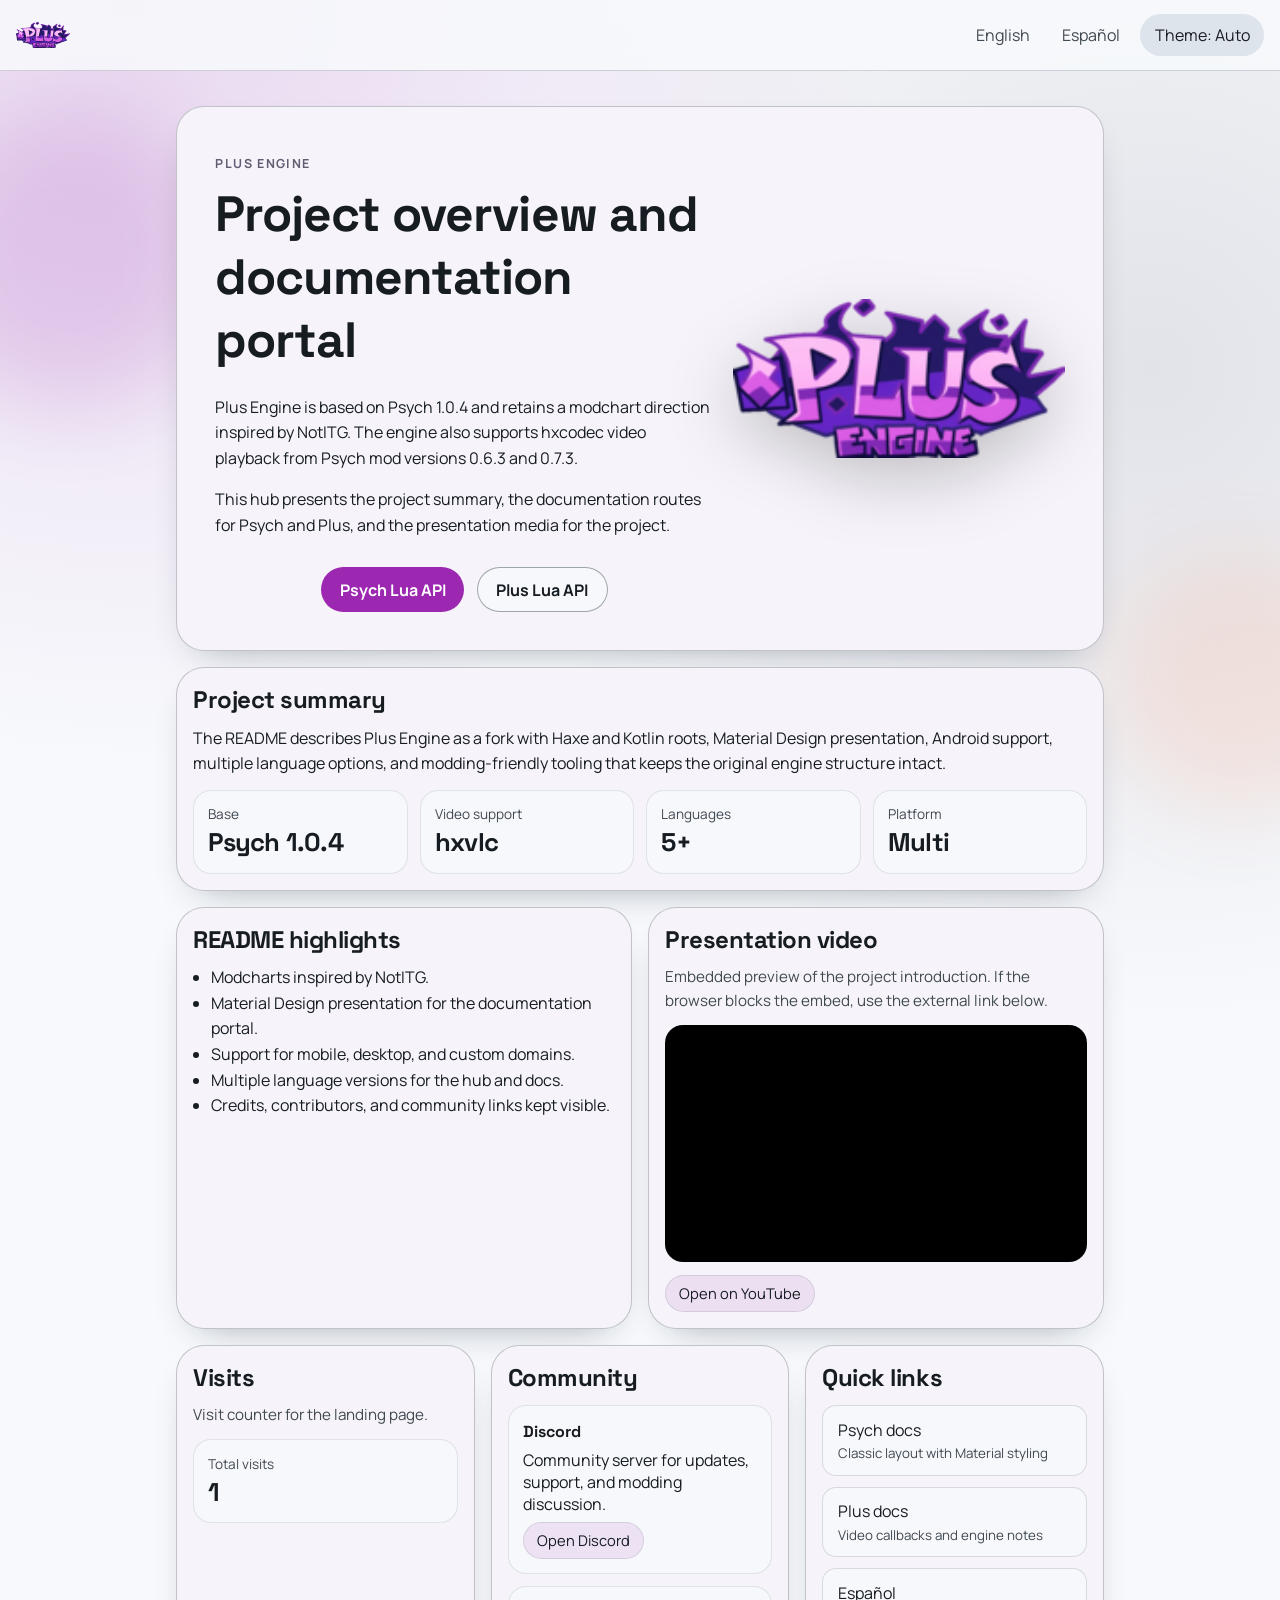
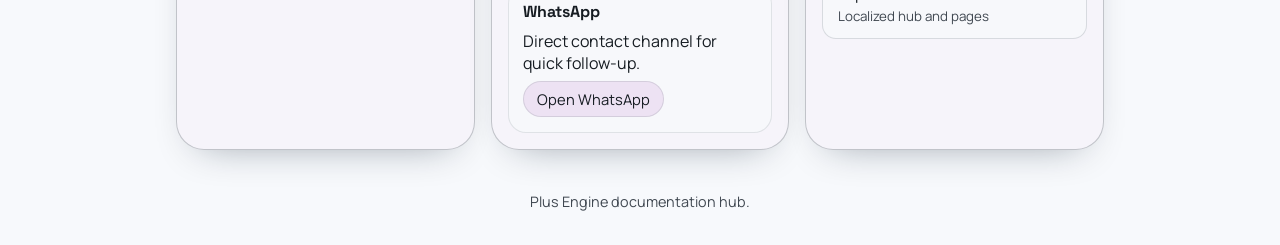
<file: docs/index.html>
<!doctype html>
<html lang="en" data-theme="auto">
  <head>
    <meta charset="UTF-8" />
    <meta name="viewport" content="width=device-width, initial-scale=1.0" />
    <title>Plus Engine</title>
    <meta
      name="description"
      content="Plus Engine documentation hub with project overview, presentation video, and navigation to Psych and Plus docs."
    />
    <link rel="preconnect" href="https://fonts.googleapis.com" />
    <link rel="preconnect" href="https://fonts.gstatic.com" crossorigin />
    <link
      href="https://fonts.googleapis.com/css2?family=Manrope:wght@400;500;700;800&family=Space+Grotesk:wght@500;700&display=swap"
      rel="stylesheet"
    />
    <link rel="icon" href="assets/favicon.ico" />
    <link rel="stylesheet" href="assets/site.css" />
    <script defer src="assets/site.js"></script>
  </head>
  <body class="welcome-body">
    <div class="ambient ambient-a"></div>
    <div class="ambient ambient-b"></div>

    <header class="topbar">
      <a class="brand" href="./">
        <img src="assets/pluslogo.png" alt="Plus Engine" class="brand-logo plus-logo" />
      </a>
      <nav class="top-actions">
        <a class="text-link" href="index.html">English</a>
        <a class="text-link" href="es/index.html">Español</a>
        <button id="themeToggle" class="icon-btn" type="button" aria-label="Toggle theme">
          Theme: Auto
        </button>
      </nav>
    </header>

    <main class="welcome-main">
      <section class="hero card home-hero">
        <div class="hero-copy">
          <p class="eyebrow">Plus Engine</p>
          <h1>Project overview and documentation portal</h1>
          <p>
            Plus Engine is based on Psych 1.0.4 and retains a modchart direction inspired by
            NotITG. The engine also supports hxcodec video playback from Psych mod versions
            0.6.3 and 0.7.3.
          </p>
          <p>
            This hub presents the project summary, the documentation routes for Psych and Plus,
            and the presentation media for the project.
          </p>
          <div class="cta-row">
            <a class="btn btn-filled" href="psych/index.html">Psych Lua API</a>
            <a class="btn btn-outlined" href="plus/index.html">Plus Lua API</a>
          </div>
        </div>

        <img
          src="assets/pluslogo.png"
          alt="Plus Engine logo"
          class="home-logo"
          draggable="false"
        />
      </section>

      <section class="home-grid">
        <article class="card home-card wide">
          <h2>Project summary</h2>
          <p>
            The README describes Plus Engine as a fork with Haxe and Kotlin roots, Material
            Design presentation, Android support, multiple language options, and modding-friendly
            tooling that keeps the original engine structure intact.
          </p>
          <div class="stat-grid">
            <div class="stat-box">
              <div class="stat-label">Base</div>
              <div class="stat-value">Psych 1.0.4</div>
            </div>
            <div class="stat-box">
              <div class="stat-label">Video support</div>
              <div class="stat-value">hxvlc</div>
            </div>
            <div class="stat-box">
              <div class="stat-label">Languages</div>
              <div class="stat-value">5+</div>
            </div>
            <div class="stat-box">
              <div class="stat-label">Platform</div>
              <div class="stat-value">Multi</div>
            </div>
          </div>
        </article>

        <article class="card home-card half">
          <h2>README highlights</h2>
          <ul class="plain-list">
            <li>Modcharts inspired by NotITG.</li>
            <li>Material Design presentation for the documentation portal.</li>
            <li>Support for mobile, desktop, and custom domains.</li>
            <li>Multiple language versions for the hub and docs.</li>
            <li>Credits, contributors, and community links kept visible.</li>
          </ul>
        </article>

        <article class="card home-card half">
          <h2>Presentation video</h2>
          <p class="sidebar-copy">
            Embedded preview of the project introduction. If the browser blocks the embed, use the
            external link below.
          </p>
          <div style="margin-top: 0.8rem;">
            <iframe
              class="video-frame"
              src="https://www.youtube-nocookie.com/embed/ZQEBBj7YqzU"
              title="Plus Engine presentation video"
              loading="lazy"
              referrerpolicy="strict-origin-when-cross-origin"
              allow="accelerometer; autoplay; clipboard-write; encrypted-media; gyroscope; picture-in-picture; web-share"
              allowfullscreen
            ></iframe>
          </div>
          <div class="mini-actions" style="margin-top: 0.8rem;">
            <a class="mini-pill" href="https://youtu.be/ZQEBBj7YqzU" target="_blank" rel="noreferrer">Open on YouTube</a>
          </div>
        </article>

        <article class="card home-card third">
          <h2>Visits</h2>
          <p class="sidebar-copy">Visit counter for the landing page.</p>
          <div class="stat-grid" style="grid-template-columns: 1fr;">
            <div class="stat-box">
              <div class="stat-label">Total visits</div>
              <div class="stat-value"><span data-visit-counter>0</span></div>
            </div>
          </div>
        </article>

        <article class="card home-card third">
          <h2>Community</h2>
          <div class="contact-grid">
            <div class="contact-box">
              <strong>Discord</strong>
              <span>Community server for updates, support, and modding discussion.</span>
              <div class="mini-actions">
                <a class="mini-pill" href="https://discord.gg/EBvUWcMdqV" target="_blank" rel="noreferrer">Open Discord</a>
              </div>
            </div>
            <div class="contact-box">
              <strong>WhatsApp</strong>
              <span>Direct contact channel for quick follow-up.</span>
              <div class="mini-actions">
                <a class="mini-pill" href="https://wa.me/51936521805" target="_blank" rel="noreferrer">Open WhatsApp</a>
              </div>
            </div>
          </div>
        </article>

        <article class="card home-card third">
          <h2>Quick links</h2>
          <div class="page-links">
            <a href="psych/index.html">Psych docs<small>Classic layout with Material styling</small></a>
            <a href="plus/index.html">Plus docs<small>Video callbacks and engine notes</small></a>
            <a href="es/index.html">Español<small>Localized hub and pages</small></a>
          </div>
        </article>
      </section>
    </main>

    <footer class="footer-note">
      <p>Plus Engine documentation hub.</p>
    </footer>
  </body>
</html>
</file>
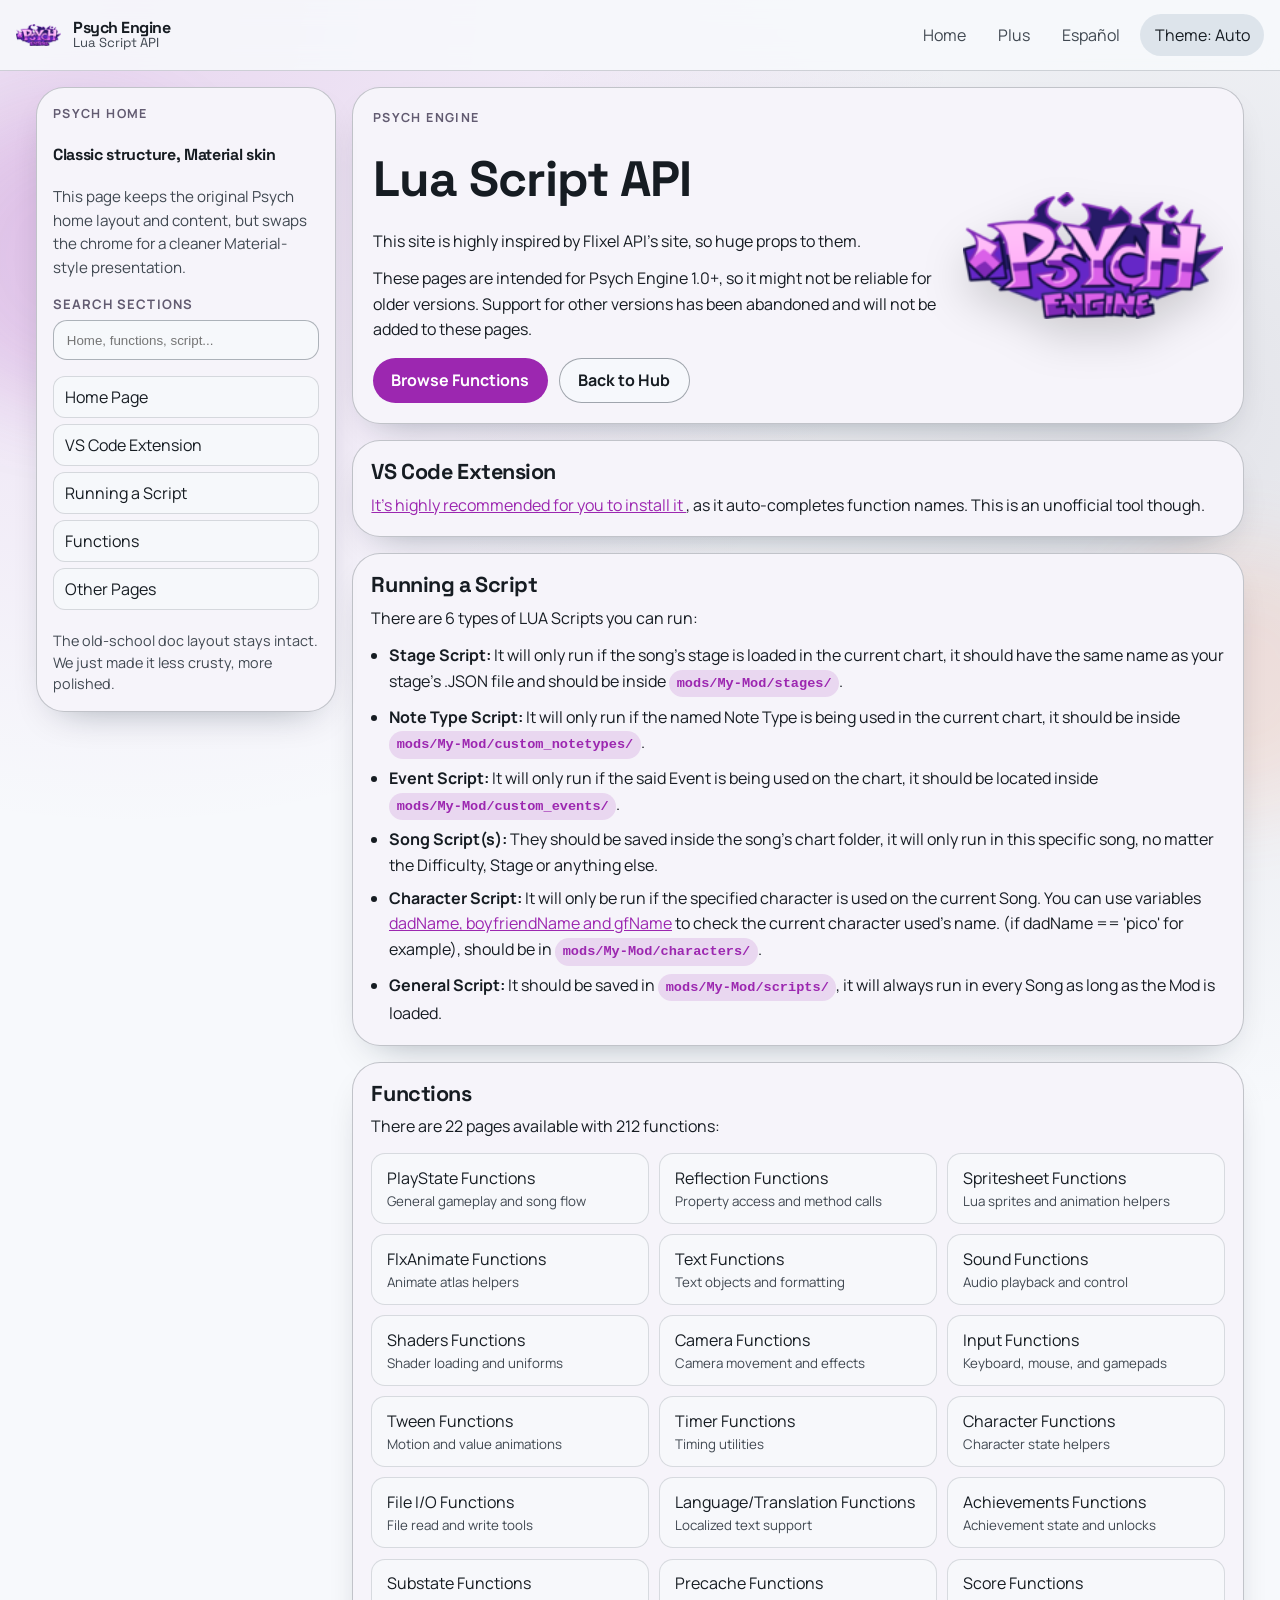
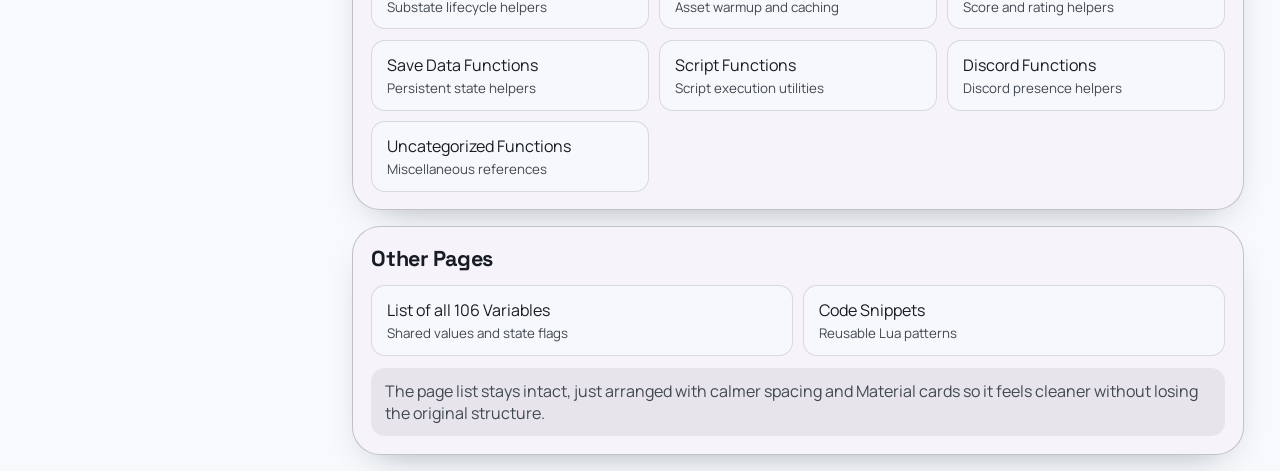
<file: docs/psych/index.html>
<!doctype html>
<html lang="en" data-theme="auto">
  <head>
    <meta charset="UTF-8" />
    <meta name="viewport" content="width=device-width, initial-scale=1.0" />
    <title>Psych Engine - Lua Script API</title>
    <meta
      name="description"
      content="Material Design rebuild of the classic Psych Engine Lua Script API home page."
    />
    <link rel="preconnect" href="https://fonts.googleapis.com" />
    <link rel="preconnect" href="https://fonts.gstatic.com" crossorigin />
    <link
      href="https://fonts.googleapis.com/css2?family=Manrope:wght@400;500;700;800&family=Space+Grotesk:wght@500;700&display=swap"
      rel="stylesheet"
    />
    <link rel="icon" href="../assets/favicon.ico" />
    <link rel="stylesheet" href="../assets/site.css" />
    <script defer src="../assets/site.js"></script>
  </head>
  <body class="docs-body psych-page">
    <div class="ambient ambient-a"></div>
    <div class="ambient ambient-b"></div>

    <header class="topbar">
      <a class="brand psych-brand" href="../index.html">
        <img src="../assets/logo.png" alt="Psych Engine Logo" class="brand-logo psych-logo" />
        <span class="psych-brand-copy">
          <span class="psych-brand-title">Psych Engine</span>
          <span class="psych-brand-subtitle">Lua Script API</span>
        </span>
      </a>
      <nav class="top-actions">
        <a class="text-link" href="../index.html">Home</a>
        <a class="text-link" href="../plus/index.html">Plus</a>
        <a class="text-link" href="../es/psych/index.html">Español</a>
        <button id="themeToggle" class="icon-btn" type="button" aria-label="Toggle theme">
          Theme
        </button>
      </nav>
    </header>

    <main class="psych-layout">
      <aside class="card psych-sidebar" aria-label="Page navigation">
        <div class="sidebar-block">
          <p class="eyebrow">Psych Home</p>
          <h2>Classic structure, Material skin</h2>
          <p class="sidebar-copy">
            This page keeps the original Psych home layout and content, but swaps the chrome for
            a cleaner Material-style presentation.
          </p>
        </div>

        <div class="sidebar-search">
          <label for="sectionSearch">Search sections</label>
          <input
            id="sectionSearch"
            class="search-field"
            type="search"
            placeholder="Home, functions, script..."
          />
        </div>

        <nav class="section-nav" aria-label="Quick links">
          <a href="#home-page">Home Page</a>
          <a href="#vscode-extension">VS Code Extension</a>
          <a href="#running-script">Running a Script</a>
          <a href="#functions">Functions</a>
          <a href="#other-pages">Other Pages</a>
        </nav>

        <div class="sidebar-footer">
          The old-school doc layout stays intact. We just made it less crusty, more polished.
        </div>
      </aside>

      <section class="psych-main">
        <article class="card psych-hero" id="home-page" data-searchable="true">
          <div class="hero-copy">
            <p class="eyebrow">Psych Engine</p>
            <h1>Lua Script API</h1>
            <p>
              This site is highly inspired by Flixel API's site, so huge props to them.
            </p>
            <p>
              These pages are intended for Psych Engine 1.0+, so it might not be reliable for
              older versions. Support for other versions has been abandoned and will not be added
              to these pages.
            </p>
            <div class="hero-actions">
              <a class="btn btn-filled" href="#functions">Browse Functions</a>
              <a class="btn btn-outlined" href="../index.html">Back to Hub</a>
            </div>
          </div>

          <img
            width="400"
            src="../assets/logo.png"
            alt="Psych Engine Logo"
            class="hero-logo"
            draggable="false"
          />
        </article>

        <article class="card section-card" id="vscode-extension" data-searchable="true">
          <h2>VS Code Extension</h2>
          <p>
            <a href="https://gamebanana.com/tools/10716" target="_blank" rel="noreferrer">
              It's highly recommended for you to install it
            </a>
            , as it auto-completes function names. This is an unofficial tool though.
          </p>
        </article>

        <article class="card section-card" id="running-script" data-searchable="true">
          <h2>Running a Script</h2>
          <p>There are 6 types of LUA Scripts you can run:</p>
          <ul class="psych-list">
            <li>
              <strong>Stage Script:</strong> It will only run if the song's stage is loaded in the
              current chart, it should have the same name as your stage's .JSON file and should be
              inside <span class="code-pill">mods/My-Mod/stages/</span>.
            </li>
            <li>
              <strong>Note Type Script:</strong> It will only run if the named Note Type is being
              used in the current chart, it should be inside
              <span class="code-pill">mods/My-Mod/custom_notetypes/</span>.
            </li>
            <li>
              <strong>Event Script:</strong> It will only run if the said Event is being used on
              the chart, it should be located inside
              <span class="code-pill">mods/My-Mod/custom_events/</span>.
            </li>
            <li>
              <strong>Song Script(s):</strong> They should be saved inside the song's chart
              folder, it will only run in this specific song, no matter the Difficulty, Stage or
              anything else.
            </li>
            <li>
              <strong>Character Script:</strong> It will only be run if the specified character is
              used on the current Song. You can use variables
              <a href="../pages/variables/index.html">dadName, boyfriendName and gfName</a> to check the
              current character used's name. (if dadName == 'pico' for example), should be in
              <span class="code-pill">mods/My-Mod/characters/</span>.
            </li>
            <li>
              <strong>General Script:</strong> It should be saved in
              <span class="code-pill">mods/My-Mod/scripts/</span>, it will always run in every
              Song as long as the Mod is loaded.
            </li>
          </ul>
        </article>

        <article class="card section-card" id="functions" data-searchable="true">
          <h2>Functions</h2>
          <p>There are 22 pages available with 212 functions:</p>
          <div class="page-links">
            <a href="../pages/playstate/index.html">PlayState Functions<small>General gameplay and song flow</small></a>
            <a href="../pages/reflection/index.html">Reflection Functions<small>Property access and method calls</small></a>
            <a href="../pages/spritesheet/index.html">Spritesheet Functions<small>Lua sprites and animation helpers</small></a>
            <a href="../pages/flxanimate/index.html">FlxAnimate Functions<small>Animate atlas helpers</small></a>
            <a href="../pages/text/index.html">Text Functions<small>Text objects and formatting</small></a>
            <a href="../pages/sound/index.html">Sound Functions<small>Audio playback and control</small></a>
            <a href="../pages/shaders/index.html">Shaders Functions<small>Shader loading and uniforms</small></a>
            <a href="../pages/camera/index.html">Camera Functions<small>Camera movement and effects</small></a>
            <a href="../pages/input/index.html">Input Functions<small>Keyboard, mouse, and gamepads</small></a>
            <a href="../pages/tween/index.html">Tween Functions<small>Motion and value animations</small></a>
            <a href="../pages/timer/index.html">Timer Functions<small>Timing utilities</small></a>
            <a href="../pages/character/index.html">Character Functions<small>Character state helpers</small></a>
            <a href="../pages/file/index.html">File I/O Functions<small>File read and write tools</small></a>
            <a href="../pages/translations/index.html">Language/Translation Functions<small>Localized text support</small></a>
            <a href="../pages/achievements/index.html">Achievements Functions<small>Achievement state and unlocks</small></a>
            <a href="../pages/substate/index.html">Substate Functions<small>Substate lifecycle helpers</small></a>
            <a href="../pages/precache/index.html">Precache Functions<small>Asset warmup and caching</small></a>
            <a href="../pages/score/index.html">Score Functions<small>Score and rating helpers</small></a>
            <a href="../pages/savedata/index.html">Save Data Functions<small>Persistent state helpers</small></a>
            <a href="../pages/script/index.html">Script Functions<small>Script execution utilities</small></a>
            <a href="../pages/discord/index.html">Discord Functions<small>Discord presence helpers</small></a>
            <a href="../pages/uncategorized/index.html">Uncategorized Functions<small>Miscellaneous references</small></a>
          </div>
        </article>

        <article class="card section-card" id="other-pages" data-searchable="true">
          <h2>Other Pages</h2>
          <div class="page-links">
            <a href="../pages/variables/index.html">List of all 106 Variables<small>Shared values and state flags</small></a>
            <a href="../pages/snippets/index.html">Code Snippets<small>Reusable Lua patterns</small></a>
          </div>
          <div class="inline-note">
            The page list stays intact, just arranged with calmer spacing and Material cards so it
            feels cleaner without losing the original structure.
          </div>
        </article>
      </section>
    </main>

    <script>
      (() => {
        const input = document.getElementById("sectionSearch");
        const cards = Array.from(document.querySelectorAll("[data-searchable='true']"));

        if (!input) {
          return;
        }

        input.addEventListener("input", () => {
          const query = input.value.toLowerCase().trim();
          cards.forEach((card) => {
            const matches = !query || card.textContent.toLowerCase().includes(query);
            card.hidden = !matches;
          });
        });
      })();
    </script>
  </body>
</html>
</file>
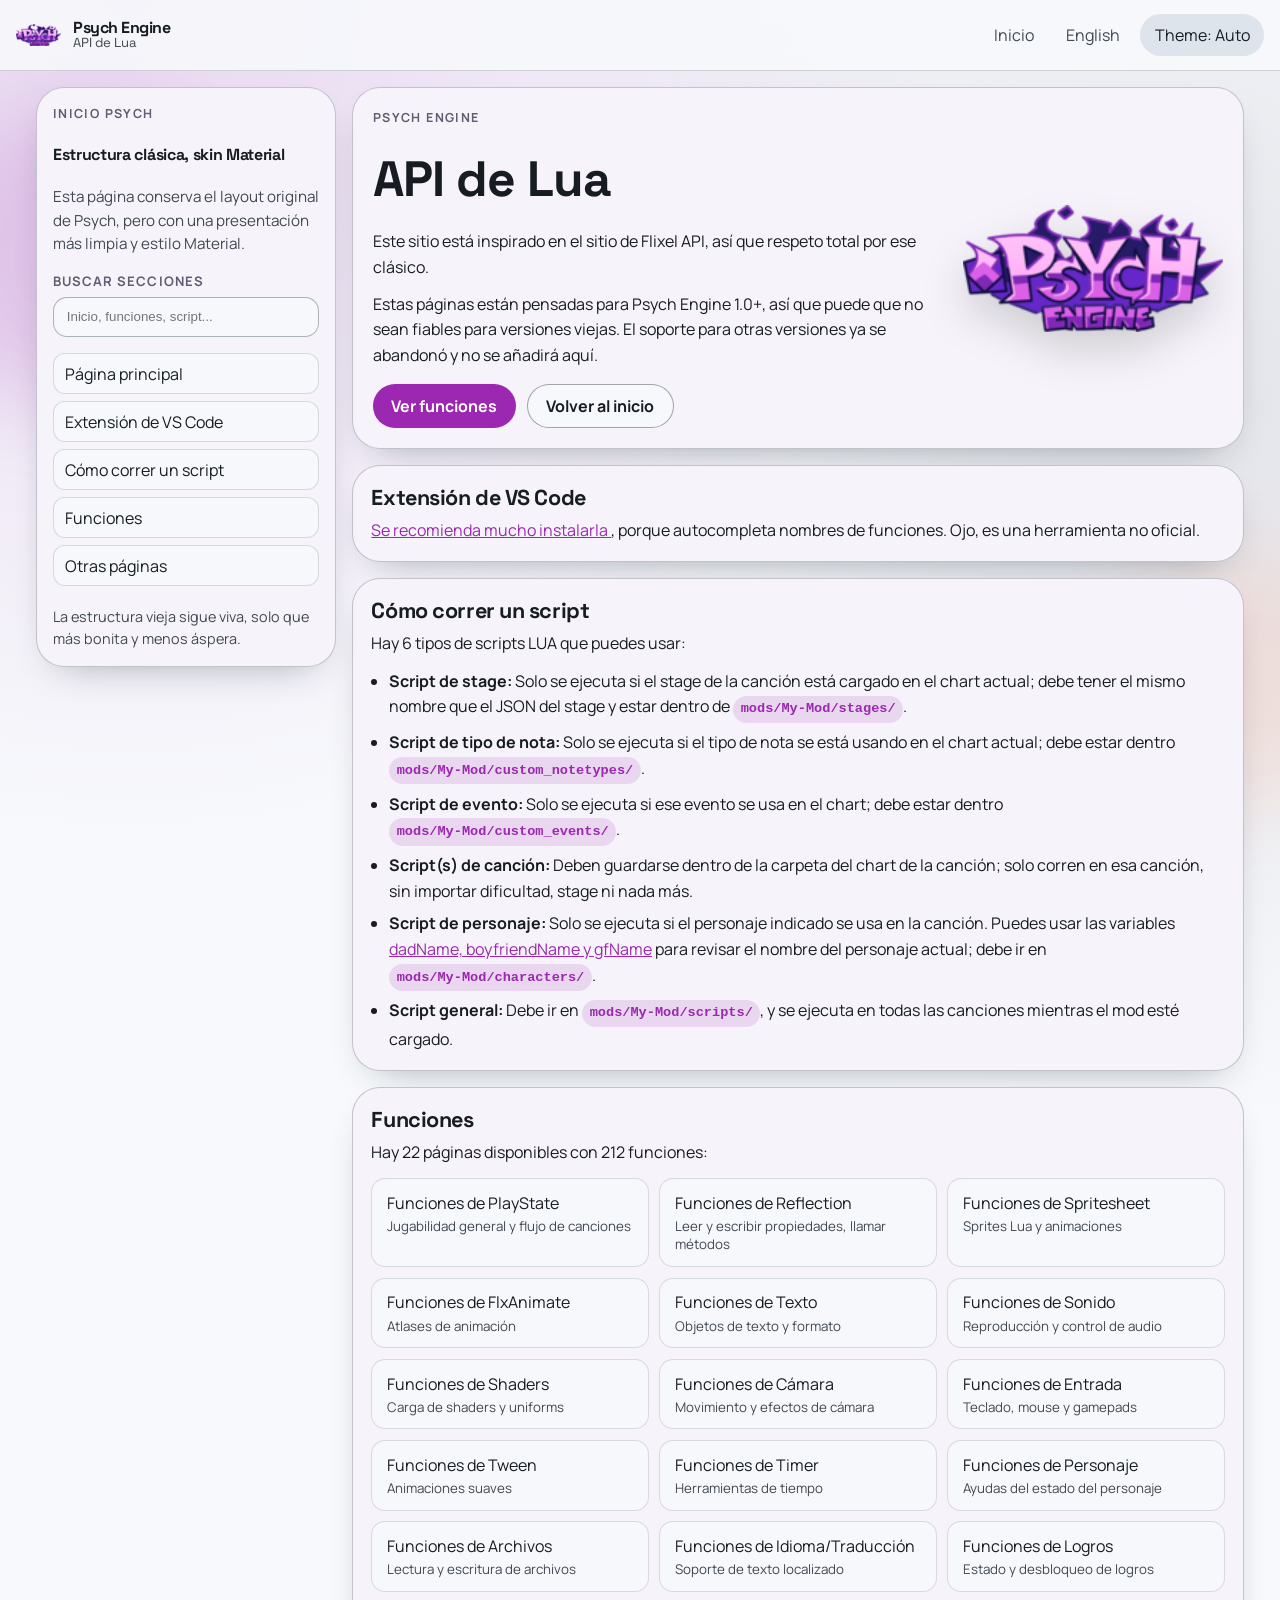
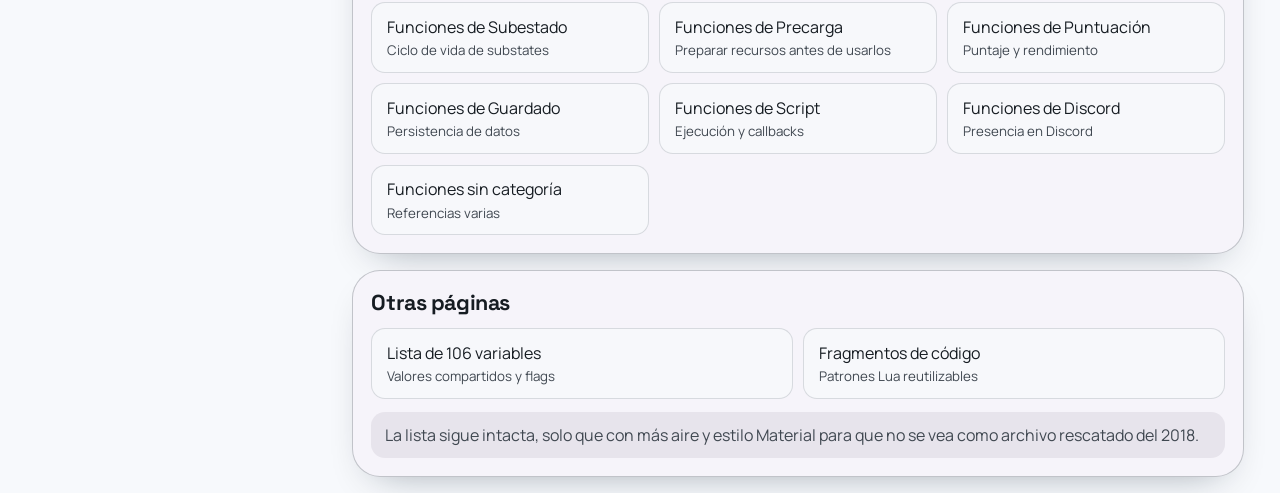
<file: docs/es/psych/index.html>
<!doctype html>
<html lang="es" data-theme="auto">
  <head>
    <meta charset="UTF-8" />
    <meta name="viewport" content="width=device-width, initial-scale=1.0" />
    <title>Psych Engine - API de Lua</title>
    <meta
      name="description"
      content="Rework con Material Design de la portada clásica de la API Lua de Psych Engine."
    />
    <link rel="preconnect" href="https://fonts.googleapis.com" />
    <link rel="preconnect" href="https://fonts.gstatic.com" crossorigin />
    <link
      href="https://fonts.googleapis.com/css2?family=Manrope:wght@400;500;700;800&family=Space+Grotesk:wght@500;700&display=swap"
      rel="stylesheet"
    />
    <link rel="icon" href="../../assets/favicon.ico" />
    <link rel="stylesheet" href="../../assets/site.css" />
    <script defer src="../../assets/site.js"></script>
  </head>
  <body class="docs-body psych-page">
    <div class="ambient ambient-a"></div>
    <div class="ambient ambient-b"></div>

    <header class="topbar">
      <a class="brand psych-brand" href="../../index.html">
        <img src="../../assets/logo.png" alt="Logo de Psych Engine" class="brand-logo psych-logo" />
        <span class="psych-brand-copy">
          <span class="psych-brand-title">Psych Engine</span>
          <span class="psych-brand-subtitle">API de Lua</span>
        </span>
      </a>
      <nav class="top-actions">
        <a class="text-link" href="../../index.html">Inicio</a>
        <a class="text-link" href="../../psych/index.html">English</a>
        <button id="themeToggle" class="icon-btn" type="button" aria-label="Cambiar tema">
          Tema
        </button>
      </nav>
    </header>

    <main class="psych-layout">
      <aside class="card psych-sidebar" aria-label="Navegación de página">
        <div class="sidebar-block">
          <p class="eyebrow">Inicio Psych</p>
          <h2>Estructura clásica, skin Material</h2>
          <p class="sidebar-copy">
            Esta página conserva el layout original de Psych, pero con una presentación más limpia
            y estilo Material.
          </p>
        </div>

        <div class="sidebar-search">
          <label for="sectionSearch">Buscar secciones</label>
          <input
            id="sectionSearch"
            class="search-field"
            type="search"
            placeholder="Inicio, funciones, script..."
          />
        </div>

        <nav class="section-nav" aria-label="Accesos rápidos">
          <a href="#home-page">Página principal</a>
          <a href="#vscode-extension">Extensión de VS Code</a>
          <a href="#running-script">Cómo correr un script</a>
          <a href="#functions">Funciones</a>
          <a href="#other-pages">Otras páginas</a>
        </nav>

        <div class="sidebar-footer">
          La estructura vieja sigue viva, solo que más bonita y menos áspera.
        </div>
      </aside>

      <section class="psych-main">
        <article class="card psych-hero" id="home-page" data-searchable="true">
          <div class="hero-copy">
            <p class="eyebrow">Psych Engine</p>
            <h1>API de Lua</h1>
            <p>
              Este sitio está inspirado en el sitio de Flixel API, así que respeto total por ese
              clásico.
            </p>
            <p>
              Estas páginas están pensadas para Psych Engine 1.0+, así que puede que no sean
              fiables para versiones viejas. El soporte para otras versiones ya se abandonó y no
              se añadirá aquí.
            </p>
            <div class="hero-actions">
              <a class="btn btn-filled" href="#functions">Ver funciones</a>
              <a class="btn btn-outlined" href="../../index.html">Volver al inicio</a>
            </div>
          </div>

          <img
            width="400"
            src="../../assets/logo.png"
            alt="Logo de Psych Engine"
            class="hero-logo"
            draggable="false"
          />
        </article>

        <article class="card section-card" id="vscode-extension" data-searchable="true">
          <h2>Extensión de VS Code</h2>
          <p>
            <a href="https://gamebanana.com/tools/10716" target="_blank" rel="noreferrer">
              Se recomienda mucho instalarla
            </a>
            , porque autocompleta nombres de funciones. Ojo, es una herramienta no oficial.
          </p>
        </article>

        <article class="card section-card" id="running-script" data-searchable="true">
          <h2>Cómo correr un script</h2>
          <p>Hay 6 tipos de scripts LUA que puedes usar:</p>
          <ul class="psych-list">
            <li>
              <strong>Script de stage:</strong> Solo se ejecuta si el stage de la canción está
              cargado en el chart actual; debe tener el mismo nombre que el JSON del stage y estar
              dentro de <span class="code-pill">mods/My-Mod/stages/</span>.
            </li>
            <li>
              <strong>Script de tipo de nota:</strong> Solo se ejecuta si el tipo de nota se está
              usando en el chart actual; debe estar dentro
              <span class="code-pill">mods/My-Mod/custom_notetypes/</span>.
            </li>
            <li>
              <strong>Script de evento:</strong> Solo se ejecuta si ese evento se usa en el chart;
              debe estar dentro <span class="code-pill">mods/My-Mod/custom_events/</span>.
            </li>
            <li>
              <strong>Script(s) de canción:</strong> Deben guardarse dentro de la carpeta del
              chart de la canción; solo corren en esa canción, sin importar dificultad, stage ni
              nada más.
            </li>
            <li>
              <strong>Script de personaje:</strong> Solo se ejecuta si el personaje indicado se
              usa en la canción. Puedes usar las variables
              <a href="../../pages/variables/index.html">dadName, boyfriendName y gfName</a> para
              revisar el nombre del personaje actual; debe ir en
              <span class="code-pill">mods/My-Mod/characters/</span>.
            </li>
            <li>
              <strong>Script general:</strong> Debe ir en
              <span class="code-pill">mods/My-Mod/scripts/</span>, y se ejecuta en todas las
              canciones mientras el mod esté cargado.
            </li>
          </ul>
        </article>

        <article class="card section-card" id="functions" data-searchable="true">
          <h2>Funciones</h2>
          <p>Hay 22 páginas disponibles con 212 funciones:</p>
          <div class="page-links">
            <a href="../../pages/playstate/index.html">Funciones de PlayState<small>Jugabilidad general y flujo de canciones</small></a>
            <a href="../../pages/reflection/index.html">Funciones de Reflection<small>Leer y escribir propiedades, llamar métodos</small></a>
            <a href="../../pages/spritesheet/index.html">Funciones de Spritesheet<small>Sprites Lua y animaciones</small></a>
            <a href="../../pages/flxanimate/index.html">Funciones de FlxAnimate<small>Atlases de animación</small></a>
            <a href="../../pages/text/index.html">Funciones de Texto<small>Objetos de texto y formato</small></a>
            <a href="../../pages/sound/index.html">Funciones de Sonido<small>Reproducción y control de audio</small></a>
            <a href="../../pages/shaders/index.html">Funciones de Shaders<small>Carga de shaders y uniforms</small></a>
            <a href="../../pages/camera/index.html">Funciones de Cámara<small>Movimiento y efectos de cámara</small></a>
            <a href="../../pages/input/index.html">Funciones de Entrada<small>Teclado, mouse y gamepads</small></a>
            <a href="../../pages/tween/index.html">Funciones de Tween<small>Animaciones suaves</small></a>
            <a href="../../pages/timer/index.html">Funciones de Timer<small>Herramientas de tiempo</small></a>
            <a href="../../pages/character/index.html">Funciones de Personaje<small>Ayudas del estado del personaje</small></a>
            <a href="../../pages/file/index.html">Funciones de Archivos<small>Lectura y escritura de archivos</small></a>
            <a href="../../pages/translations/index.html">Funciones de Idioma/Traducción<small>Soporte de texto localizado</small></a>
            <a href="../../pages/achievements/index.html">Funciones de Logros<small>Estado y desbloqueo de logros</small></a>
            <a href="../../pages/substate/index.html">Funciones de Subestado<small>Ciclo de vida de substates</small></a>
            <a href="../../pages/precache/index.html">Funciones de Precarga<small>Preparar recursos antes de usarlos</small></a>
            <a href="../../pages/score/index.html">Funciones de Puntuación<small>Puntaje y rendimiento</small></a>
            <a href="../../pages/savedata/index.html">Funciones de Guardado<small>Persistencia de datos</small></a>
            <a href="../../pages/script/index.html">Funciones de Script<small>Ejecución y callbacks</small></a>
            <a href="../../pages/discord/index.html">Funciones de Discord<small>Presencia en Discord</small></a>
            <a href="../../pages/uncategorized/index.html">Funciones sin categoría<small>Referencias varias</small></a>
          </div>
        </article>

        <article class="card section-card" id="other-pages" data-searchable="true">
          <h2>Otras páginas</h2>
          <div class="page-links">
            <a href="../../pages/variables/index.html">Lista de 106 variables<small>Valores compartidos y flags</small></a>
            <a href="../../pages/snippets/index.html">Fragmentos de código<small>Patrones Lua reutilizables</small></a>
          </div>
          <div class="inline-note">
            La lista sigue intacta, solo que con más aire y estilo Material para que no se vea
            como archivo rescatado del 2018.
          </div>
        </article>
      </section>
    </main>

    <script>
      (() => {
        const input = document.getElementById("sectionSearch");
        const cards = Array.from(document.querySelectorAll("[data-searchable='true']"));

        if (!input) {
          return;
        }

        input.addEventListener("input", () => {
          const query = input.value.toLowerCase().trim();
          cards.forEach((card) => {
            const matches = !query || card.textContent.toLowerCase().includes(query);
            card.hidden = !matches;
          });
        });
      })();
    </script>
  </body>
</html>
</file>
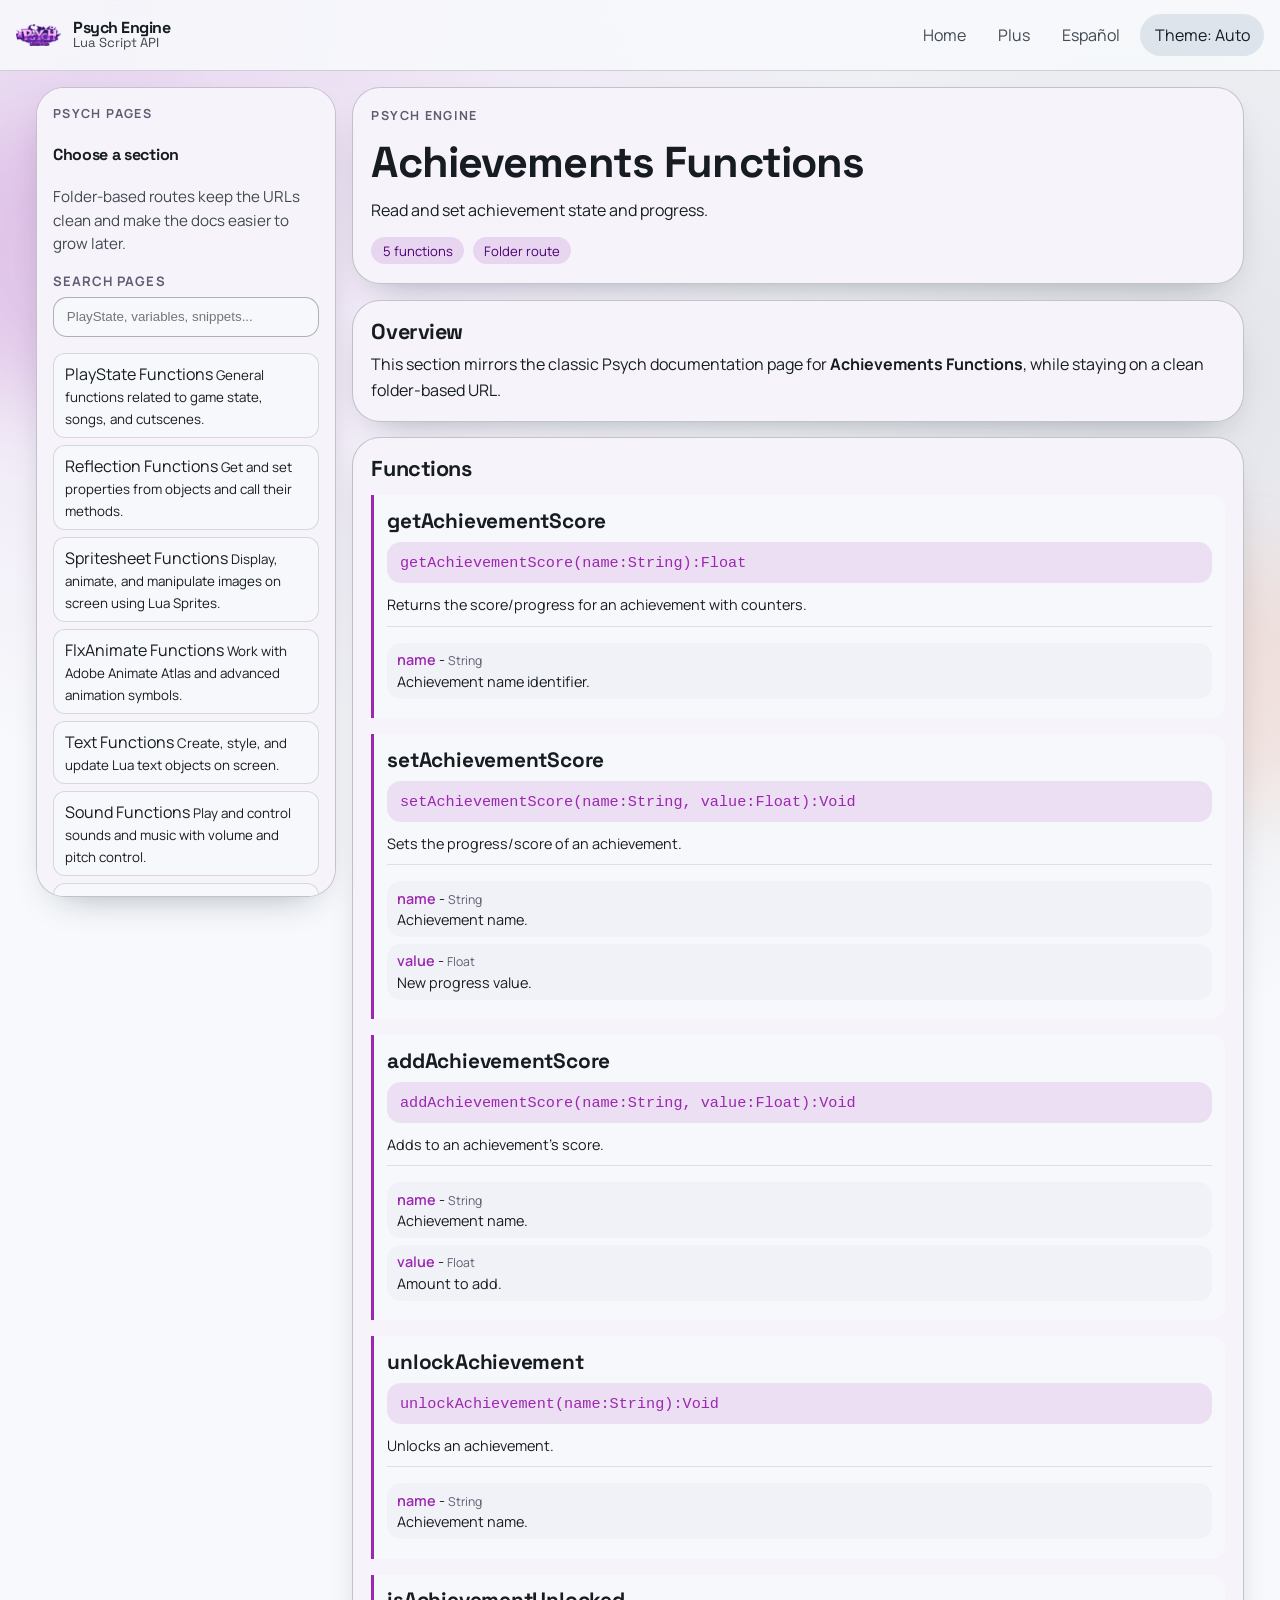
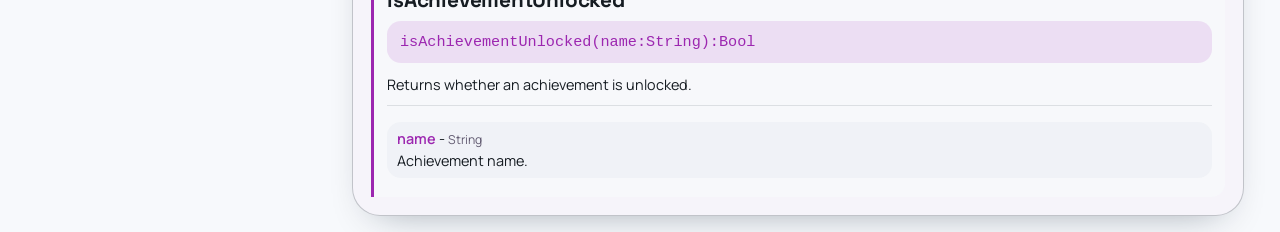
<file: docs/pages/achievements/index.html>
﻿<!doctype html>
<html lang="en" data-theme="auto">
  <head>
    <meta charset="UTF-8" />
    <meta name="viewport" content="width=device-width, initial-scale=1.0" />
    <title>Psych Engine - Achievements Functions</title>
    <meta name="description" content="" />
    <link rel="preconnect" href="https://fonts.googleapis.com" />
    <link rel="preconnect" href="https://fonts.gstatic.com" crossorigin />
    <link href="https://fonts.googleapis.com/css2?family=Manrope:wght@400;500;700;800&family=Space+Grotesk:wght@500;700&display=swap" rel="stylesheet" />
    <link rel="icon" href="../../assets/favicon.ico" />
    <link rel="stylesheet" href="../../assets/site.css" />
    <script defer src="../../assets/site.js"></script>
    <script defer src="../../assets/psych.js"></script>
    <script defer src="../../assets/pages.js"></script>
  </head>
  <body class="docs-body psych-page" data-page="achievements" data-lang="en">
    <div class="ambient ambient-a"></div>
    <div class="ambient ambient-b"></div>

    <header class="topbar">
      <a class="brand psych-brand" href="../../index.html">
        <img src="../../assets/logo.png" alt="Psych Engine Logo" class="brand-logo psych-logo" />
        <span class="psych-brand-copy">
          <span class="psych-brand-title">Psych Engine</span>
          <span class="psych-brand-subtitle">Lua Script API</span>
        </span>
      </a>
      <nav class="top-actions">
        <a class="text-link" href="../../index.html">Home</a>
        <a class="text-link" href="../../plus/index.html">Plus</a>
        <button id="themeToggle" class="icon-btn" type="button" aria-label="Toggle theme">Theme</button>
      </nav>
    </header>

    <main class="psych-layout">
      <aside class="card psych-sidebar" aria-label="Page navigation">
        <div class="sidebar-block">
          <p class="eyebrow">Psych Pages</p>
          <h2>Choose a section</h2>
          <p class="sidebar-copy">Folder-based routes keep the URLs clean and make the docs easier to grow later.</p>
        </div>

        <div class="sidebar-search">
          <label for="pageSearch">Search pages</label>
          <input id="pageSearch" class="search-field" type="search" placeholder="PlayState, variables, snippets..." />
        </div>

        <nav id="pageNav" class="section-nav" aria-label="Page list"></nav>
      </aside>

      <section id="pageContent" class="psych-main" aria-live="polite"></section>
    </main>
  </body>
</html>
</file>
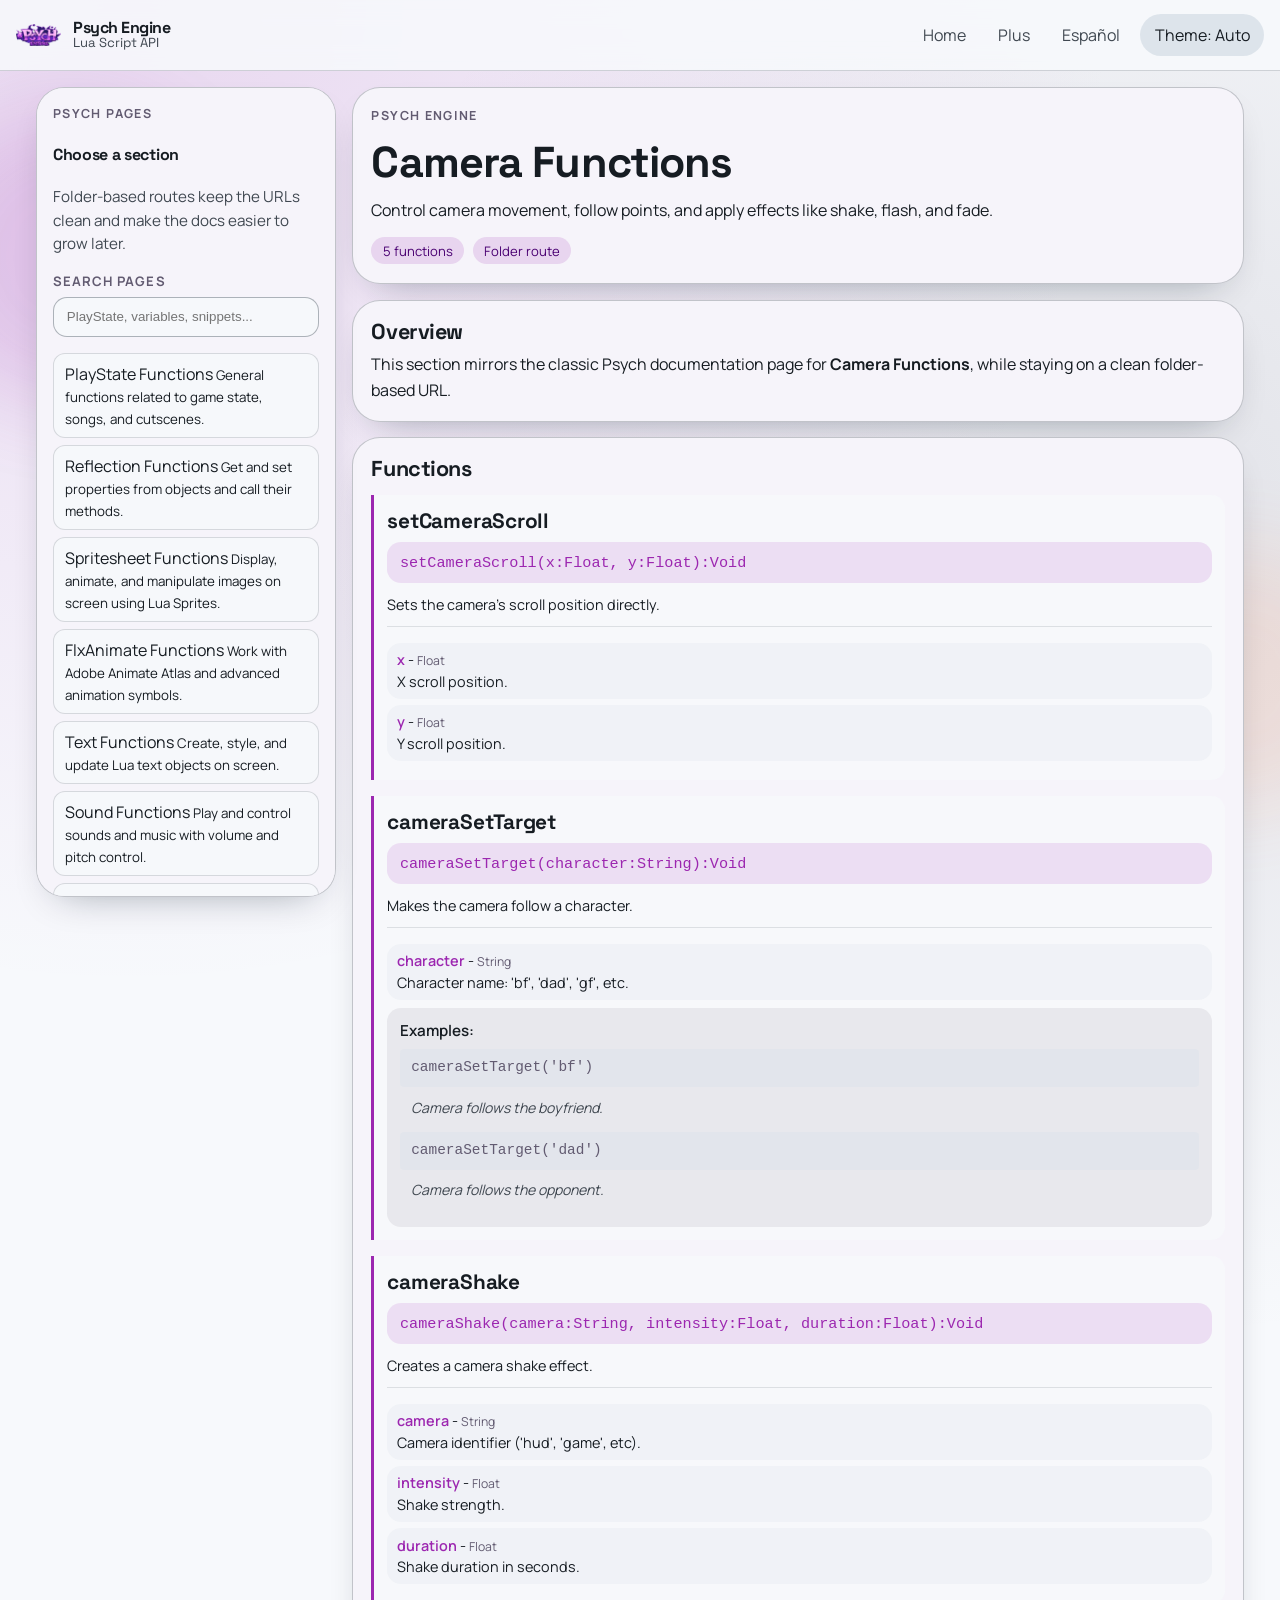
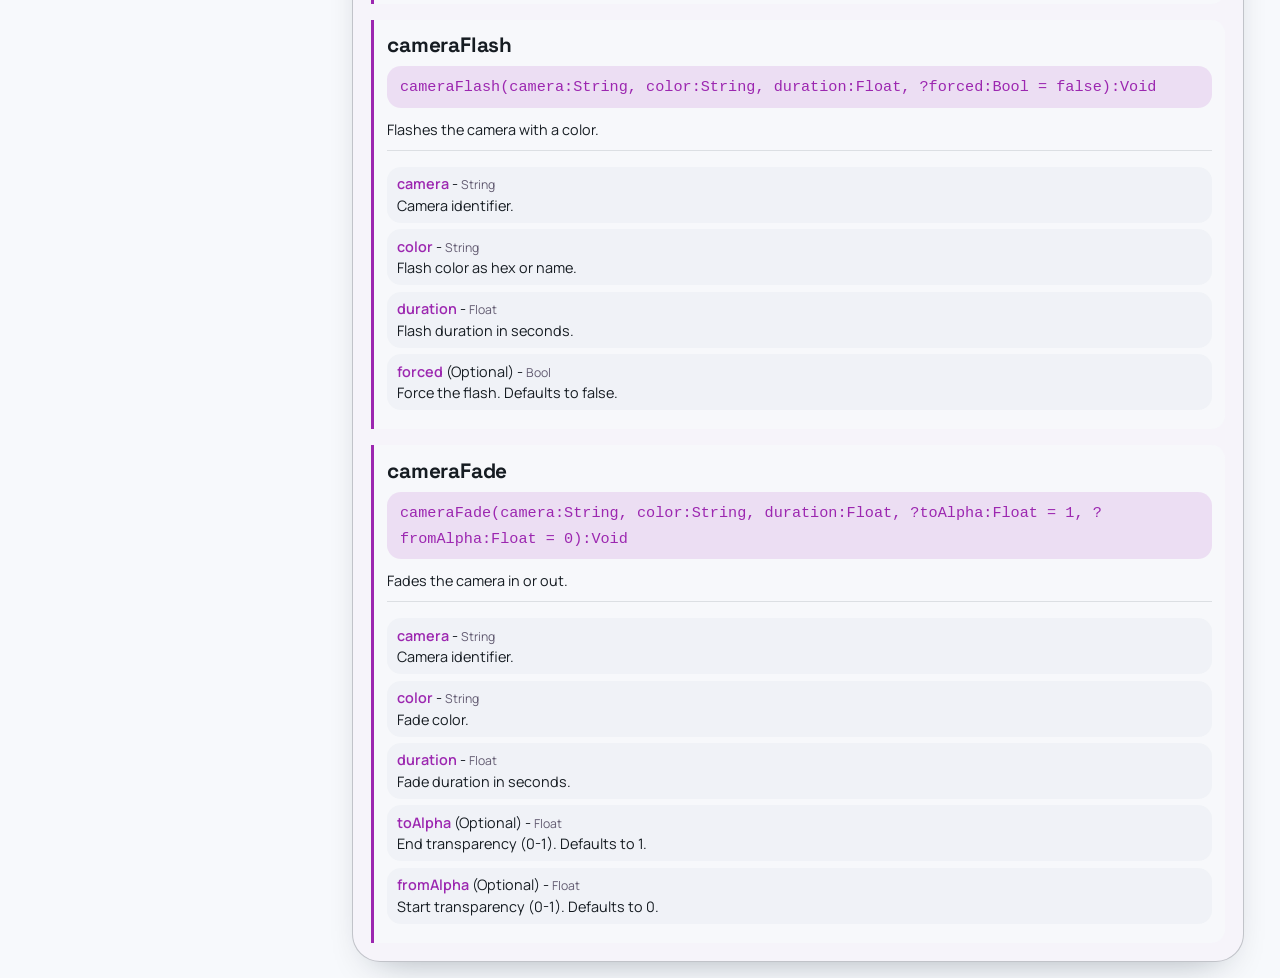
<file: docs/pages/camera/index.html>
﻿<!doctype html>
<html lang="en" data-theme="auto">
  <head>
    <meta charset="UTF-8" />
    <meta name="viewport" content="width=device-width, initial-scale=1.0" />
    <title>Psych Engine - Camera Functions</title>
    <meta name="description" content="" />
    <link rel="preconnect" href="https://fonts.googleapis.com" />
    <link rel="preconnect" href="https://fonts.gstatic.com" crossorigin />
    <link href="https://fonts.googleapis.com/css2?family=Manrope:wght@400;500;700;800&family=Space+Grotesk:wght@500;700&display=swap" rel="stylesheet" />
    <link rel="icon" href="../../assets/favicon.ico" />
    <link rel="stylesheet" href="../../assets/site.css" />
    <script defer src="../../assets/site.js"></script>
    <script defer src="../../assets/psych.js"></script>
    <script defer src="../../assets/pages.js"></script>
  </head>
  <body class="docs-body psych-page" data-page="camera" data-lang="en">
    <div class="ambient ambient-a"></div>
    <div class="ambient ambient-b"></div>

    <header class="topbar">
      <a class="brand psych-brand" href="../../index.html">
        <img src="../../assets/logo.png" alt="Psych Engine Logo" class="brand-logo psych-logo" />
        <span class="psych-brand-copy">
          <span class="psych-brand-title">Psych Engine</span>
          <span class="psych-brand-subtitle">Lua Script API</span>
        </span>
      </a>
      <nav class="top-actions">
        <a class="text-link" href="../../index.html">Home</a>
        <a class="text-link" href="../../plus/index.html">Plus</a>
        <button id="themeToggle" class="icon-btn" type="button" aria-label="Toggle theme">Theme</button>
      </nav>
    </header>

    <main class="psych-layout">
      <aside class="card psych-sidebar" aria-label="Page navigation">
        <div class="sidebar-block">
          <p class="eyebrow">Psych Pages</p>
          <h2>Choose a section</h2>
          <p class="sidebar-copy">Folder-based routes keep the URLs clean and make the docs easier to grow later.</p>
        </div>

        <div class="sidebar-search">
          <label for="pageSearch">Search pages</label>
          <input id="pageSearch" class="search-field" type="search" placeholder="PlayState, variables, snippets..." />
        </div>

        <nav id="pageNav" class="section-nav" aria-label="Page list"></nav>
      </aside>

      <section id="pageContent" class="psych-main" aria-live="polite"></section>
    </main>
  </body>
</html>
</file>
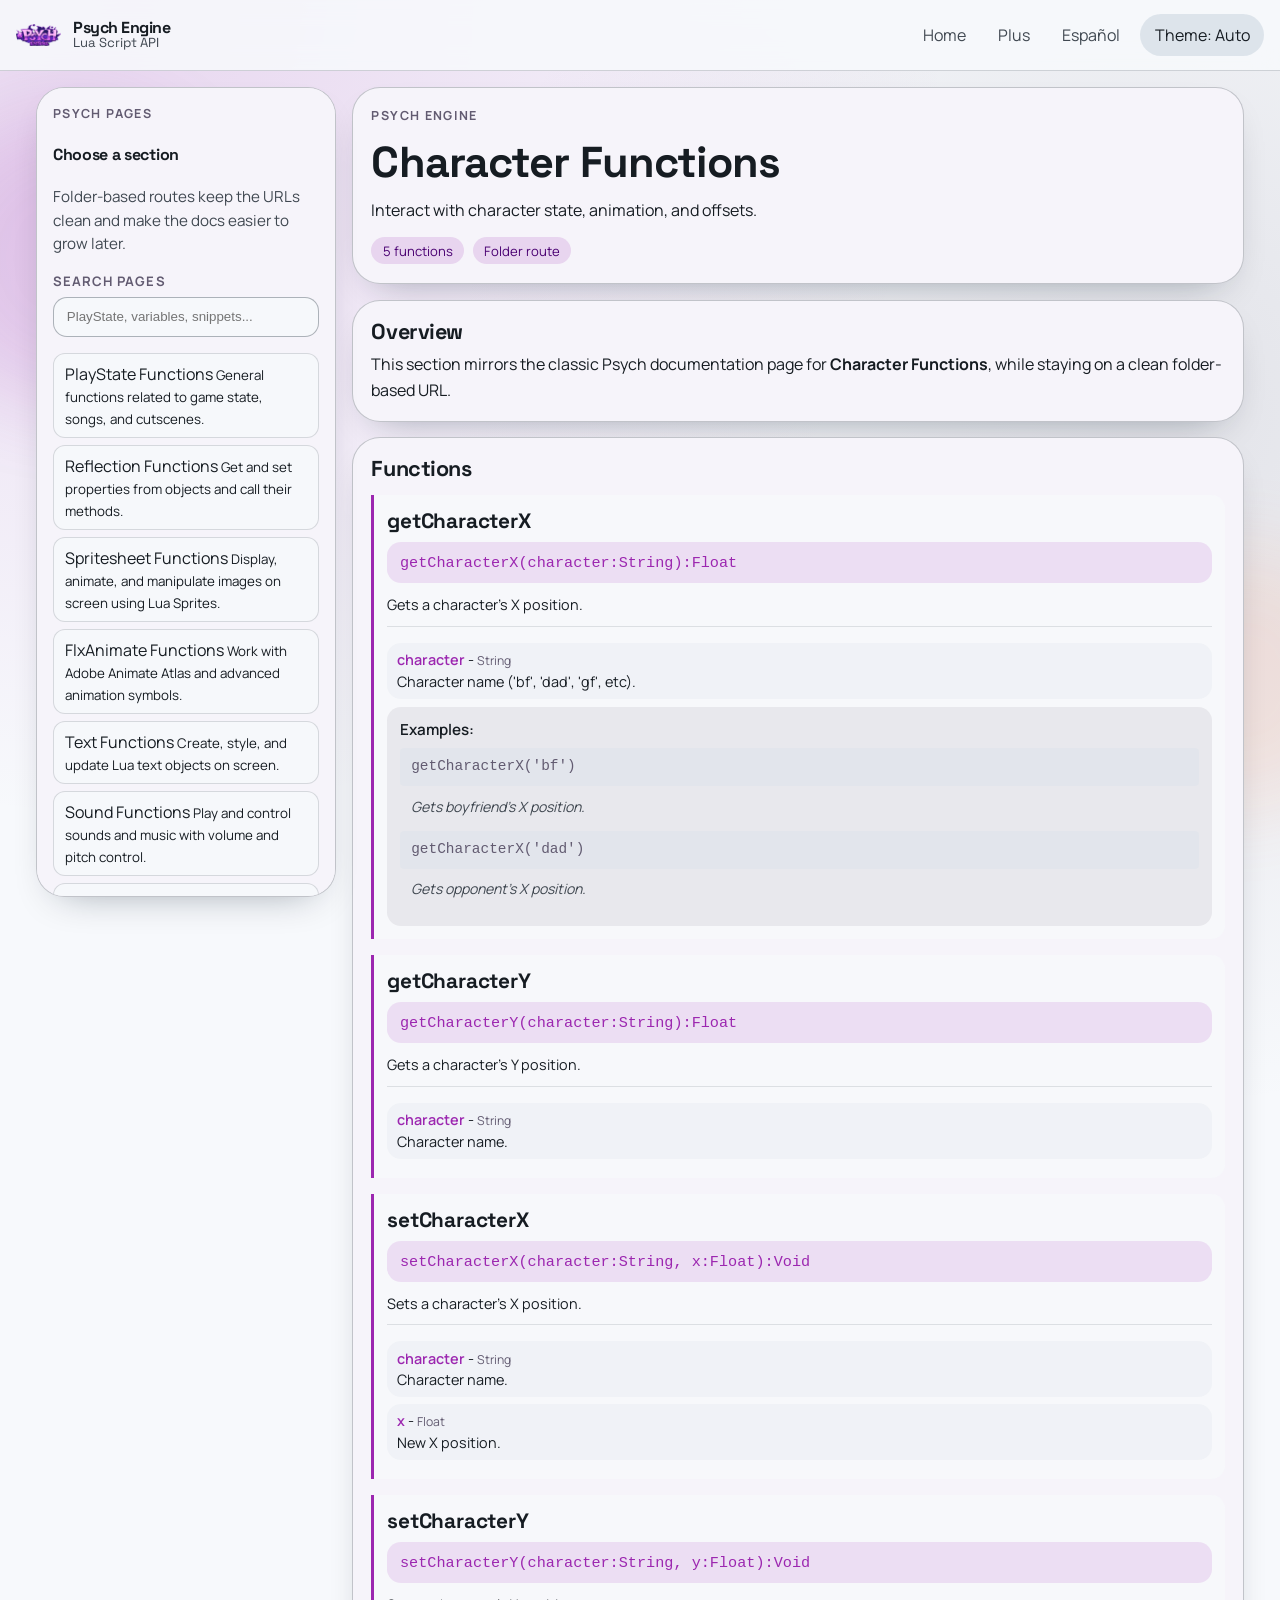
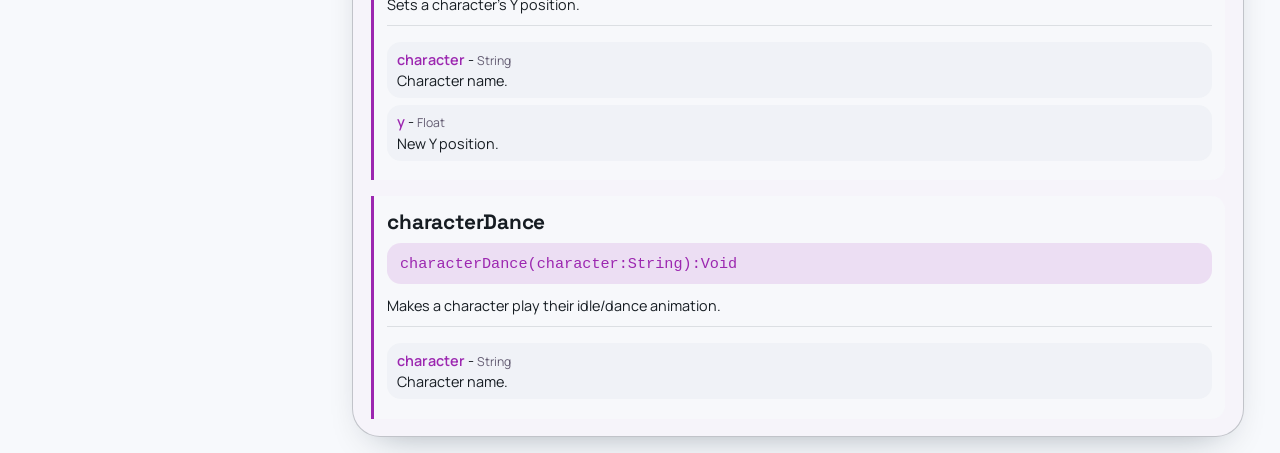
<file: docs/pages/character/index.html>
﻿<!doctype html>
<html lang="en" data-theme="auto">
  <head>
    <meta charset="UTF-8" />
    <meta name="viewport" content="width=device-width, initial-scale=1.0" />
    <title>Psych Engine - Character Functions</title>
    <meta name="description" content="" />
    <link rel="preconnect" href="https://fonts.googleapis.com" />
    <link rel="preconnect" href="https://fonts.gstatic.com" crossorigin />
    <link href="https://fonts.googleapis.com/css2?family=Manrope:wght@400;500;700;800&family=Space+Grotesk:wght@500;700&display=swap" rel="stylesheet" />
    <link rel="icon" href="../../assets/favicon.ico" />
    <link rel="stylesheet" href="../../assets/site.css" />
    <script defer src="../../assets/site.js"></script>
    <script defer src="../../assets/psych.js"></script>
    <script defer src="../../assets/pages.js"></script>
  </head>
  <body class="docs-body psych-page" data-page="character" data-lang="en">
    <div class="ambient ambient-a"></div>
    <div class="ambient ambient-b"></div>

    <header class="topbar">
      <a class="brand psych-brand" href="../../index.html">
        <img src="../../assets/logo.png" alt="Psych Engine Logo" class="brand-logo psych-logo" />
        <span class="psych-brand-copy">
          <span class="psych-brand-title">Psych Engine</span>
          <span class="psych-brand-subtitle">Lua Script API</span>
        </span>
      </a>
      <nav class="top-actions">
        <a class="text-link" href="../../index.html">Home</a>
        <a class="text-link" href="../../plus/index.html">Plus</a>
        <button id="themeToggle" class="icon-btn" type="button" aria-label="Toggle theme">Theme</button>
      </nav>
    </header>

    <main class="psych-layout">
      <aside class="card psych-sidebar" aria-label="Page navigation">
        <div class="sidebar-block">
          <p class="eyebrow">Psych Pages</p>
          <h2>Choose a section</h2>
          <p class="sidebar-copy">Folder-based routes keep the URLs clean and make the docs easier to grow later.</p>
        </div>

        <div class="sidebar-search">
          <label for="pageSearch">Search pages</label>
          <input id="pageSearch" class="search-field" type="search" placeholder="PlayState, variables, snippets..." />
        </div>

        <nav id="pageNav" class="section-nav" aria-label="Page list"></nav>
      </aside>

      <section id="pageContent" class="psych-main" aria-live="polite"></section>
    </main>
  </body>
</html>
</file>
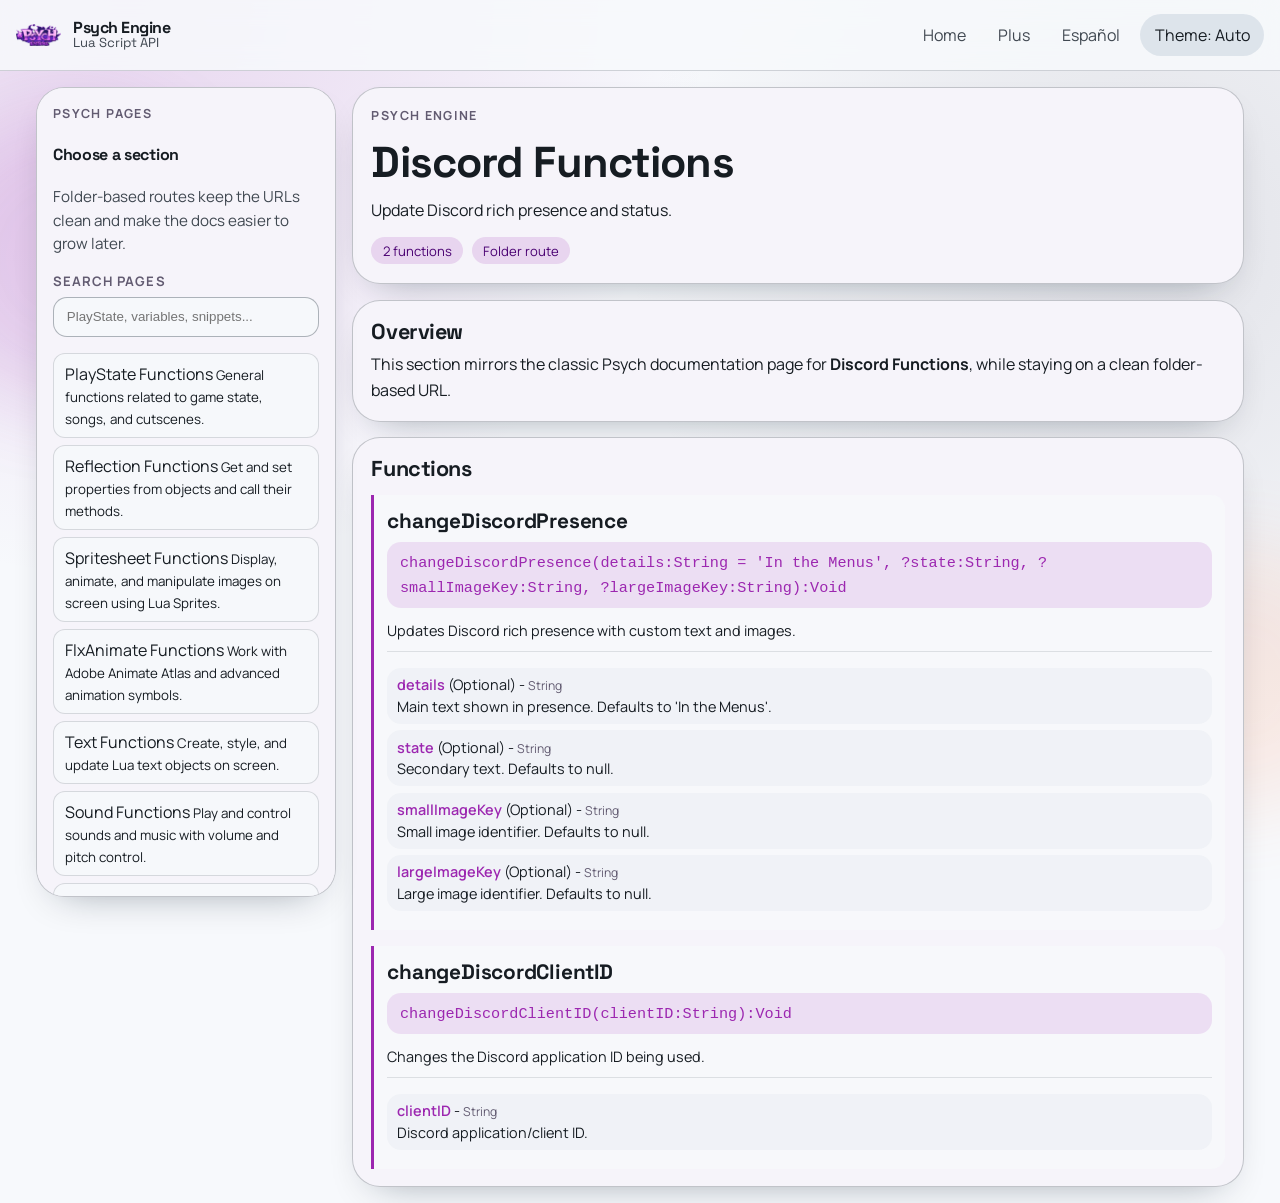
<file: docs/pages/discord/index.html>
﻿<!doctype html>
<html lang="en" data-theme="auto">
  <head>
    <meta charset="UTF-8" />
    <meta name="viewport" content="width=device-width, initial-scale=1.0" />
    <title>Psych Engine - Discord Functions</title>
    <meta name="description" content="" />
    <link rel="preconnect" href="https://fonts.googleapis.com" />
    <link rel="preconnect" href="https://fonts.gstatic.com" crossorigin />
    <link href="https://fonts.googleapis.com/css2?family=Manrope:wght@400;500;700;800&family=Space+Grotesk:wght@500;700&display=swap" rel="stylesheet" />
    <link rel="icon" href="../../assets/favicon.ico" />
    <link rel="stylesheet" href="../../assets/site.css" />
    <script defer src="../../assets/site.js"></script>
    <script defer src="../../assets/psych.js"></script>
    <script defer src="../../assets/pages.js"></script>
  </head>
  <body class="docs-body psych-page" data-page="discord" data-lang="en">
    <div class="ambient ambient-a"></div>
    <div class="ambient ambient-b"></div>

    <header class="topbar">
      <a class="brand psych-brand" href="../../index.html">
        <img src="../../assets/logo.png" alt="Psych Engine Logo" class="brand-logo psych-logo" />
        <span class="psych-brand-copy">
          <span class="psych-brand-title">Psych Engine</span>
          <span class="psych-brand-subtitle">Lua Script API</span>
        </span>
      </a>
      <nav class="top-actions">
        <a class="text-link" href="../../index.html">Home</a>
        <a class="text-link" href="../../plus/index.html">Plus</a>
        <button id="themeToggle" class="icon-btn" type="button" aria-label="Toggle theme">Theme</button>
      </nav>
    </header>

    <main class="psych-layout">
      <aside class="card psych-sidebar" aria-label="Page navigation">
        <div class="sidebar-block">
          <p class="eyebrow">Psych Pages</p>
          <h2>Choose a section</h2>
          <p class="sidebar-copy">Folder-based routes keep the URLs clean and make the docs easier to grow later.</p>
        </div>

        <div class="sidebar-search">
          <label for="pageSearch">Search pages</label>
          <input id="pageSearch" class="search-field" type="search" placeholder="PlayState, variables, snippets..." />
        </div>

        <nav id="pageNav" class="section-nav" aria-label="Page list"></nav>
      </aside>

      <section id="pageContent" class="psych-main" aria-live="polite"></section>
    </main>
  </body>
</html>
</file>
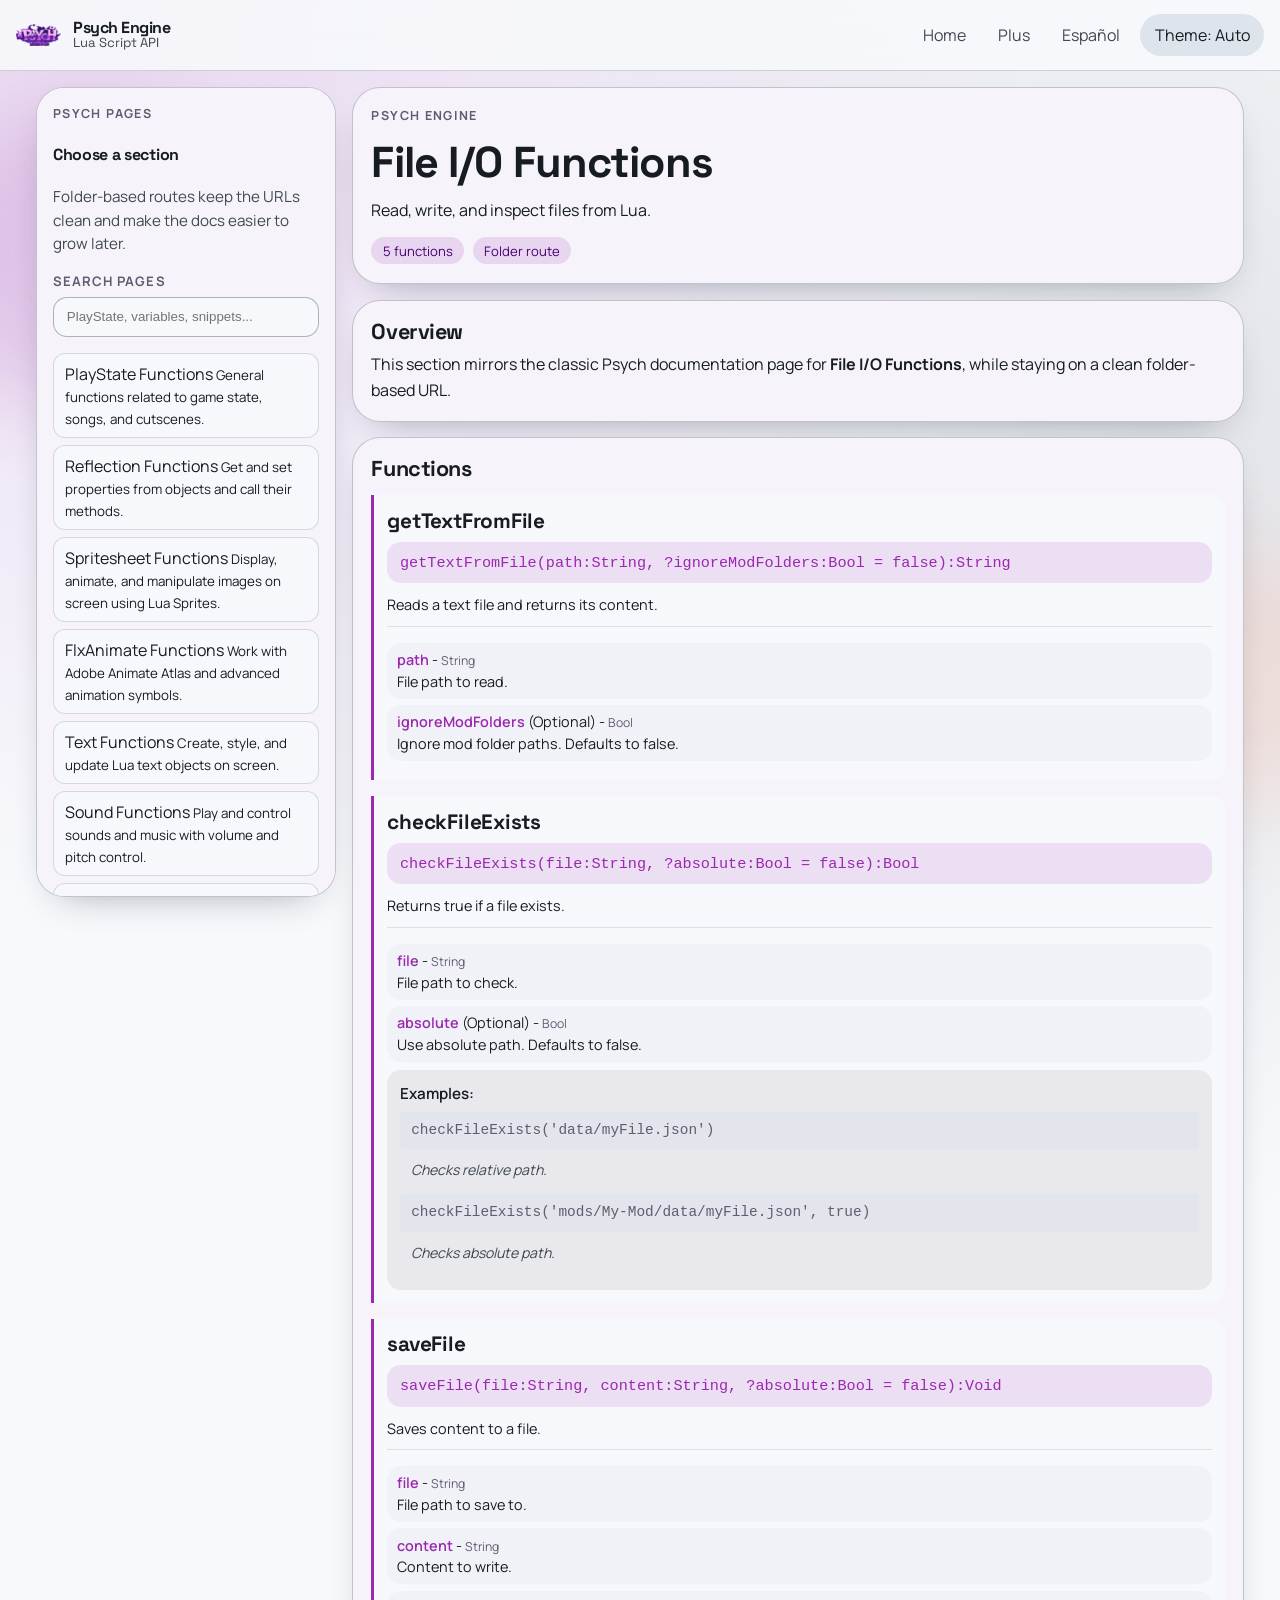
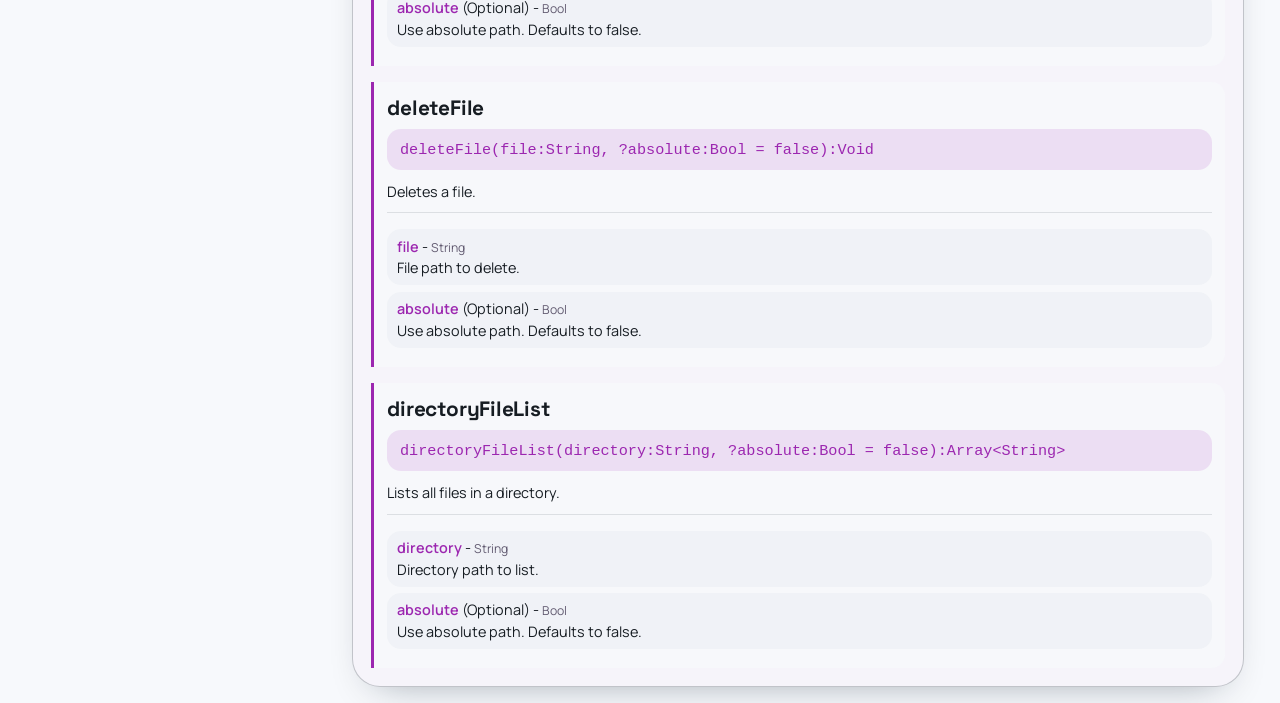
<file: docs/pages/file/index.html>
﻿<!doctype html>
<html lang="en" data-theme="auto">
  <head>
    <meta charset="UTF-8" />
    <meta name="viewport" content="width=device-width, initial-scale=1.0" />
    <title>Psych Engine - File I/O Functions</title>
    <meta name="description" content="" />
    <link rel="preconnect" href="https://fonts.googleapis.com" />
    <link rel="preconnect" href="https://fonts.gstatic.com" crossorigin />
    <link href="https://fonts.googleapis.com/css2?family=Manrope:wght@400;500;700;800&family=Space+Grotesk:wght@500;700&display=swap" rel="stylesheet" />
    <link rel="icon" href="../../assets/favicon.ico" />
    <link rel="stylesheet" href="../../assets/site.css" />
    <script defer src="../../assets/site.js"></script>
    <script defer src="../../assets/psych.js"></script>
    <script defer src="../../assets/pages.js"></script>
  </head>
  <body class="docs-body psych-page" data-page="file" data-lang="en">
    <div class="ambient ambient-a"></div>
    <div class="ambient ambient-b"></div>

    <header class="topbar">
      <a class="brand psych-brand" href="../../index.html">
        <img src="../../assets/logo.png" alt="Psych Engine Logo" class="brand-logo psych-logo" />
        <span class="psych-brand-copy">
          <span class="psych-brand-title">Psych Engine</span>
          <span class="psych-brand-subtitle">Lua Script API</span>
        </span>
      </a>
      <nav class="top-actions">
        <a class="text-link" href="../../index.html">Home</a>
        <a class="text-link" href="../../plus/index.html">Plus</a>
        <button id="themeToggle" class="icon-btn" type="button" aria-label="Toggle theme">Theme</button>
      </nav>
    </header>

    <main class="psych-layout">
      <aside class="card psych-sidebar" aria-label="Page navigation">
        <div class="sidebar-block">
          <p class="eyebrow">Psych Pages</p>
          <h2>Choose a section</h2>
          <p class="sidebar-copy">Folder-based routes keep the URLs clean and make the docs easier to grow later.</p>
        </div>

        <div class="sidebar-search">
          <label for="pageSearch">Search pages</label>
          <input id="pageSearch" class="search-field" type="search" placeholder="PlayState, variables, snippets..." />
        </div>

        <nav id="pageNav" class="section-nav" aria-label="Page list"></nav>
      </aside>

      <section id="pageContent" class="psych-main" aria-live="polite"></section>
    </main>
  </body>
</html>
</file>
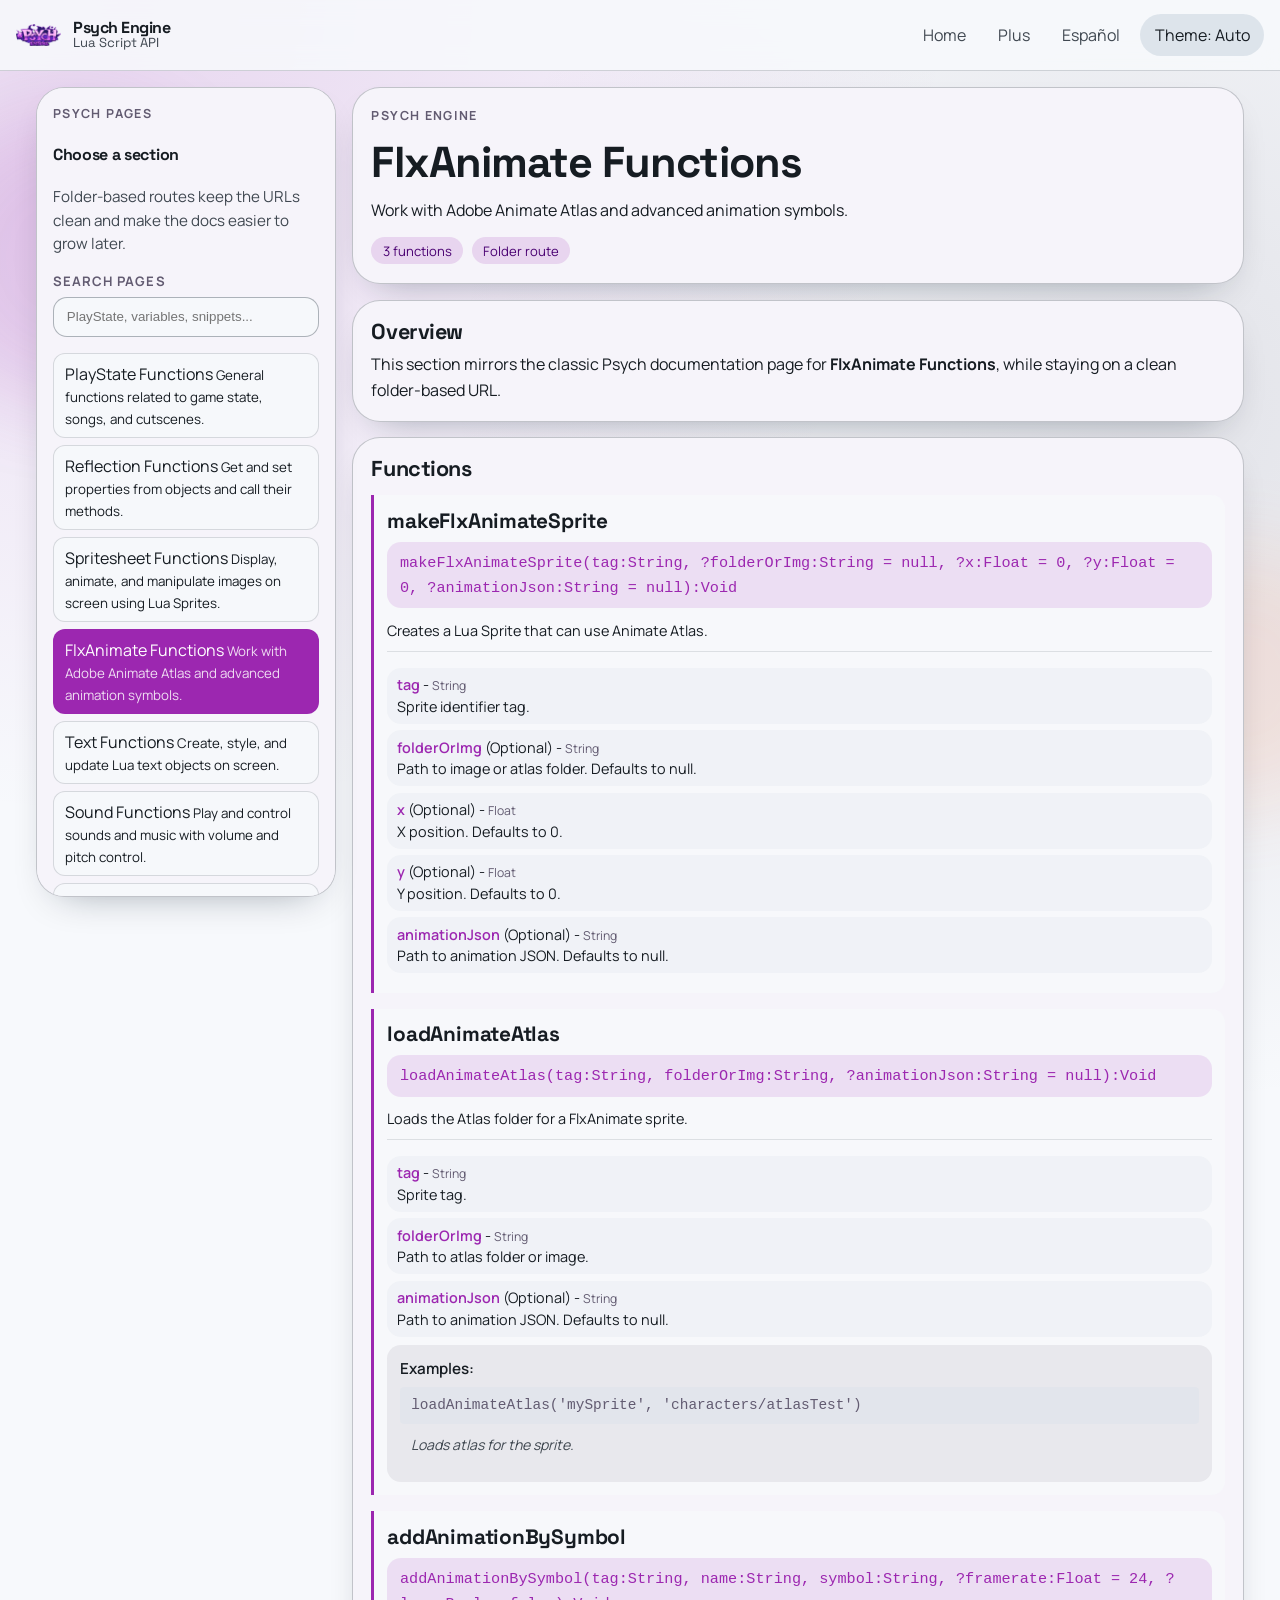
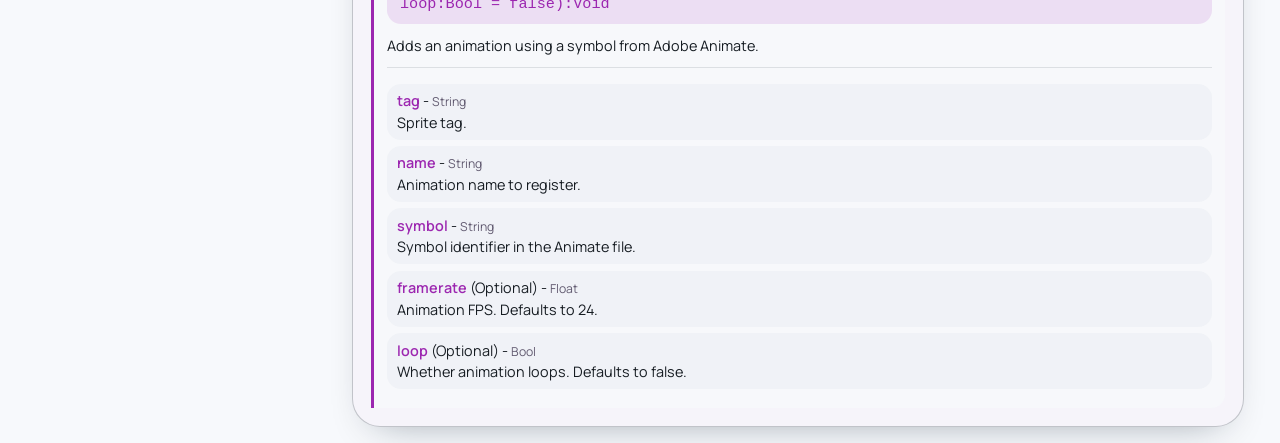
<file: docs/pages/flxanimate/index.html>
﻿<!doctype html>
<html lang="en" data-theme="auto">
  <head>
    <meta charset="UTF-8" />
    <meta name="viewport" content="width=device-width, initial-scale=1.0" />
    <title>Psych Engine - FlxAnimate Functions</title>
    <meta name="description" content="" />
    <link rel="preconnect" href="https://fonts.googleapis.com" />
    <link rel="preconnect" href="https://fonts.gstatic.com" crossorigin />
    <link href="https://fonts.googleapis.com/css2?family=Manrope:wght@400;500;700;800&family=Space+Grotesk:wght@500;700&display=swap" rel="stylesheet" />
    <link rel="icon" href="../../assets/favicon.ico" />
    <link rel="stylesheet" href="../../assets/site.css" />
    <script defer src="../../assets/site.js"></script>
    <script defer src="../../assets/psych.js"></script>
    <script defer src="../../assets/pages.js"></script>
  </head>
  <body class="docs-body psych-page" data-page="flxanimate" data-lang="en">
    <div class="ambient ambient-a"></div>
    <div class="ambient ambient-b"></div>

    <header class="topbar">
      <a class="brand psych-brand" href="../../index.html">
        <img src="../../assets/logo.png" alt="Psych Engine Logo" class="brand-logo psych-logo" />
        <span class="psych-brand-copy">
          <span class="psych-brand-title">Psych Engine</span>
          <span class="psych-brand-subtitle">Lua Script API</span>
        </span>
      </a>
      <nav class="top-actions">
        <a class="text-link" href="../../index.html">Home</a>
        <a class="text-link" href="../../plus/index.html">Plus</a>
        <button id="themeToggle" class="icon-btn" type="button" aria-label="Toggle theme">Theme</button>
      </nav>
    </header>

    <main class="psych-layout">
      <aside class="card psych-sidebar" aria-label="Page navigation">
        <div class="sidebar-block">
          <p class="eyebrow">Psych Pages</p>
          <h2>Choose a section</h2>
          <p class="sidebar-copy">Folder-based routes keep the URLs clean and make the docs easier to grow later.</p>
        </div>

        <div class="sidebar-search">
          <label for="pageSearch">Search pages</label>
          <input id="pageSearch" class="search-field" type="search" placeholder="PlayState, variables, snippets..." />
        </div>

        <nav id="pageNav" class="section-nav" aria-label="Page list"></nav>
      </aside>

      <section id="pageContent" class="psych-main" aria-live="polite"></section>
    </main>
  </body>
</html>
</file>
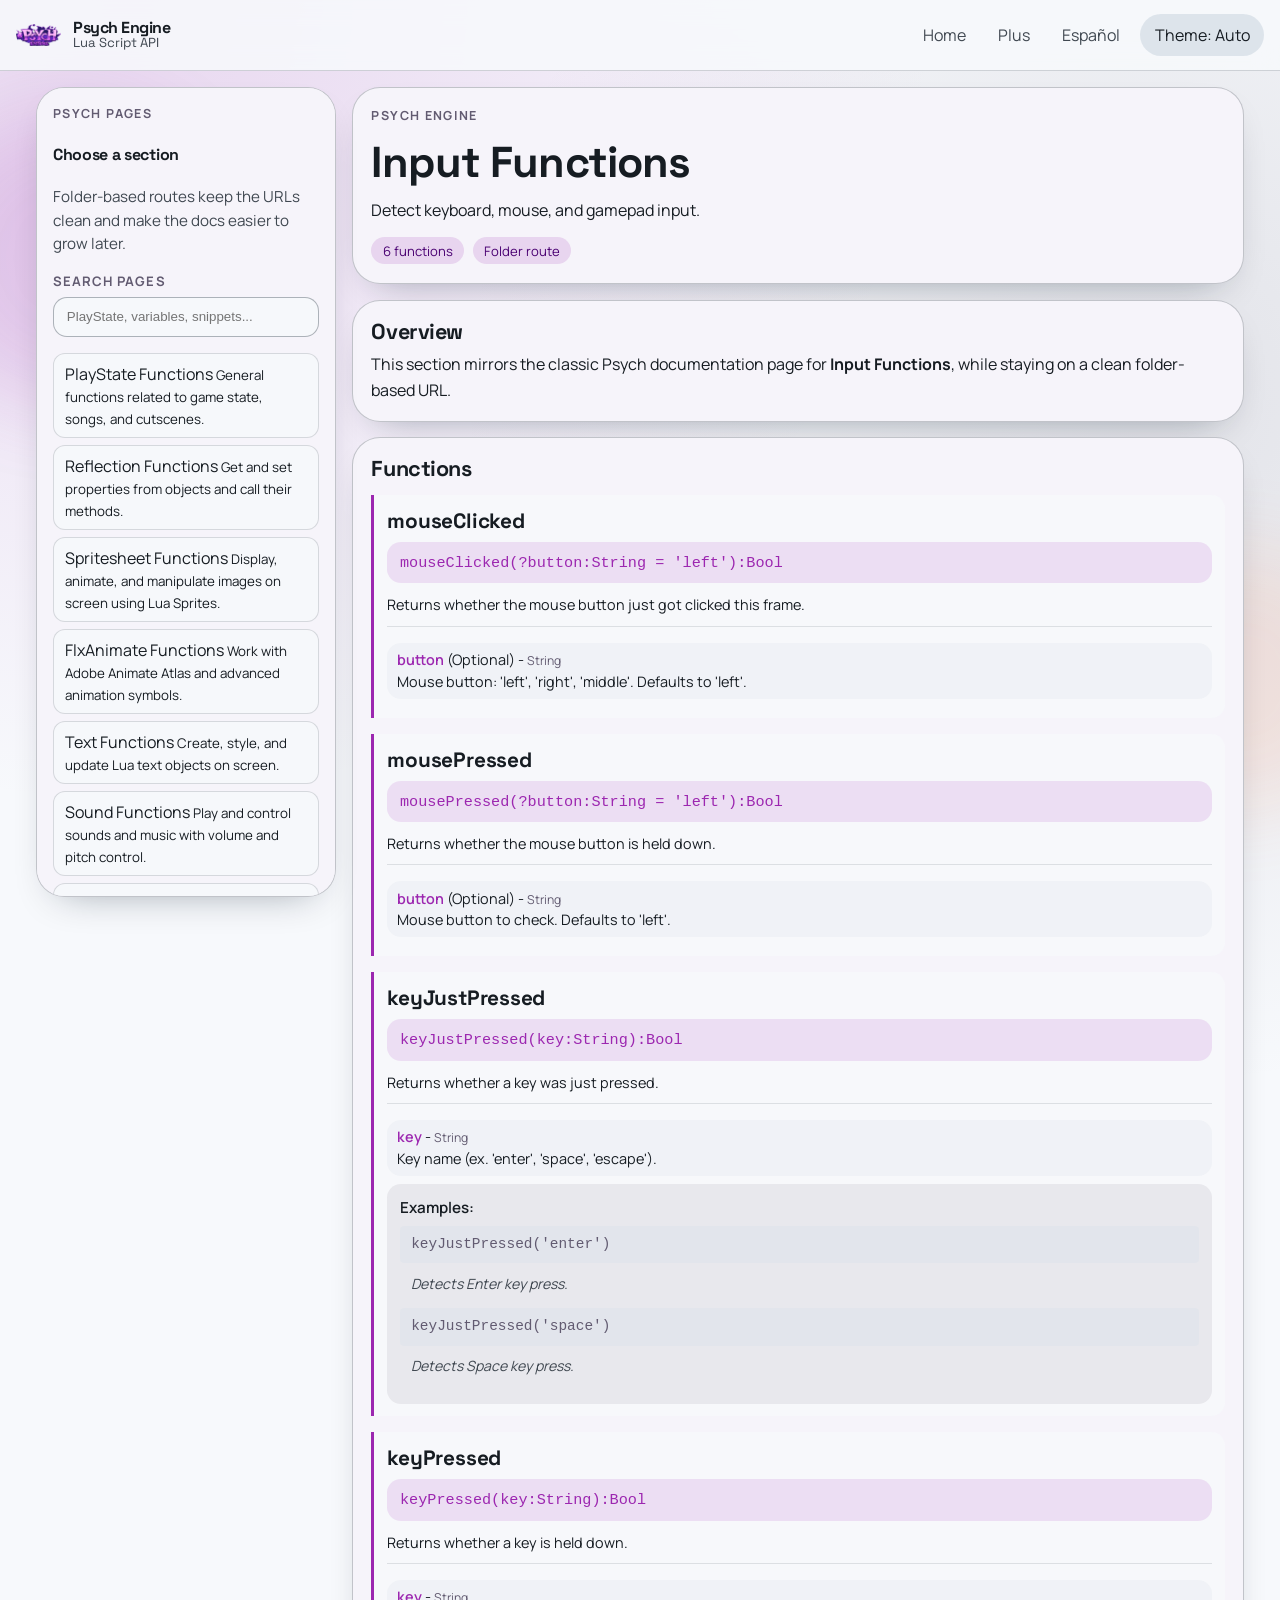
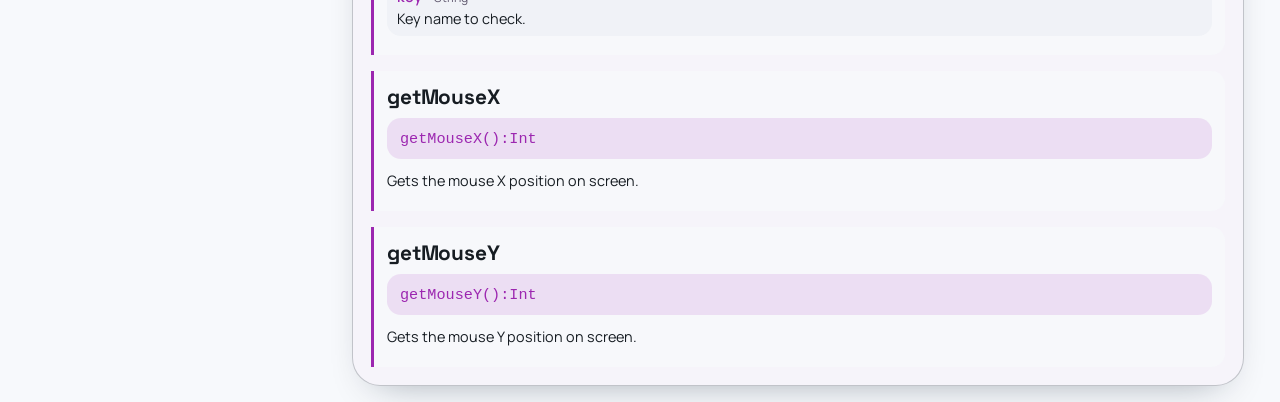
<file: docs/pages/input/index.html>
﻿<!doctype html>
<html lang="en" data-theme="auto">
  <head>
    <meta charset="UTF-8" />
    <meta name="viewport" content="width=device-width, initial-scale=1.0" />
    <title>Psych Engine - Input Functions</title>
    <meta name="description" content="" />
    <link rel="preconnect" href="https://fonts.googleapis.com" />
    <link rel="preconnect" href="https://fonts.gstatic.com" crossorigin />
    <link href="https://fonts.googleapis.com/css2?family=Manrope:wght@400;500;700;800&family=Space+Grotesk:wght@500;700&display=swap" rel="stylesheet" />
    <link rel="icon" href="../../assets/favicon.ico" />
    <link rel="stylesheet" href="../../assets/site.css" />
    <script defer src="../../assets/site.js"></script>
    <script defer src="../../assets/psych.js"></script>
    <script defer src="../../assets/pages.js"></script>
  </head>
  <body class="docs-body psych-page" data-page="input" data-lang="en">
    <div class="ambient ambient-a"></div>
    <div class="ambient ambient-b"></div>

    <header class="topbar">
      <a class="brand psych-brand" href="../../index.html">
        <img src="../../assets/logo.png" alt="Psych Engine Logo" class="brand-logo psych-logo" />
        <span class="psych-brand-copy">
          <span class="psych-brand-title">Psych Engine</span>
          <span class="psych-brand-subtitle">Lua Script API</span>
        </span>
      </a>
      <nav class="top-actions">
        <a class="text-link" href="../../index.html">Home</a>
        <a class="text-link" href="../../plus/index.html">Plus</a>
        <button id="themeToggle" class="icon-btn" type="button" aria-label="Toggle theme">Theme</button>
      </nav>
    </header>

    <main class="psych-layout">
      <aside class="card psych-sidebar" aria-label="Page navigation">
        <div class="sidebar-block">
          <p class="eyebrow">Psych Pages</p>
          <h2>Choose a section</h2>
          <p class="sidebar-copy">Folder-based routes keep the URLs clean and make the docs easier to grow later.</p>
        </div>

        <div class="sidebar-search">
          <label for="pageSearch">Search pages</label>
          <input id="pageSearch" class="search-field" type="search" placeholder="PlayState, variables, snippets..." />
        </div>

        <nav id="pageNav" class="section-nav" aria-label="Page list"></nav>
      </aside>

      <section id="pageContent" class="psych-main" aria-live="polite"></section>
    </main>
  </body>
</html>
</file>
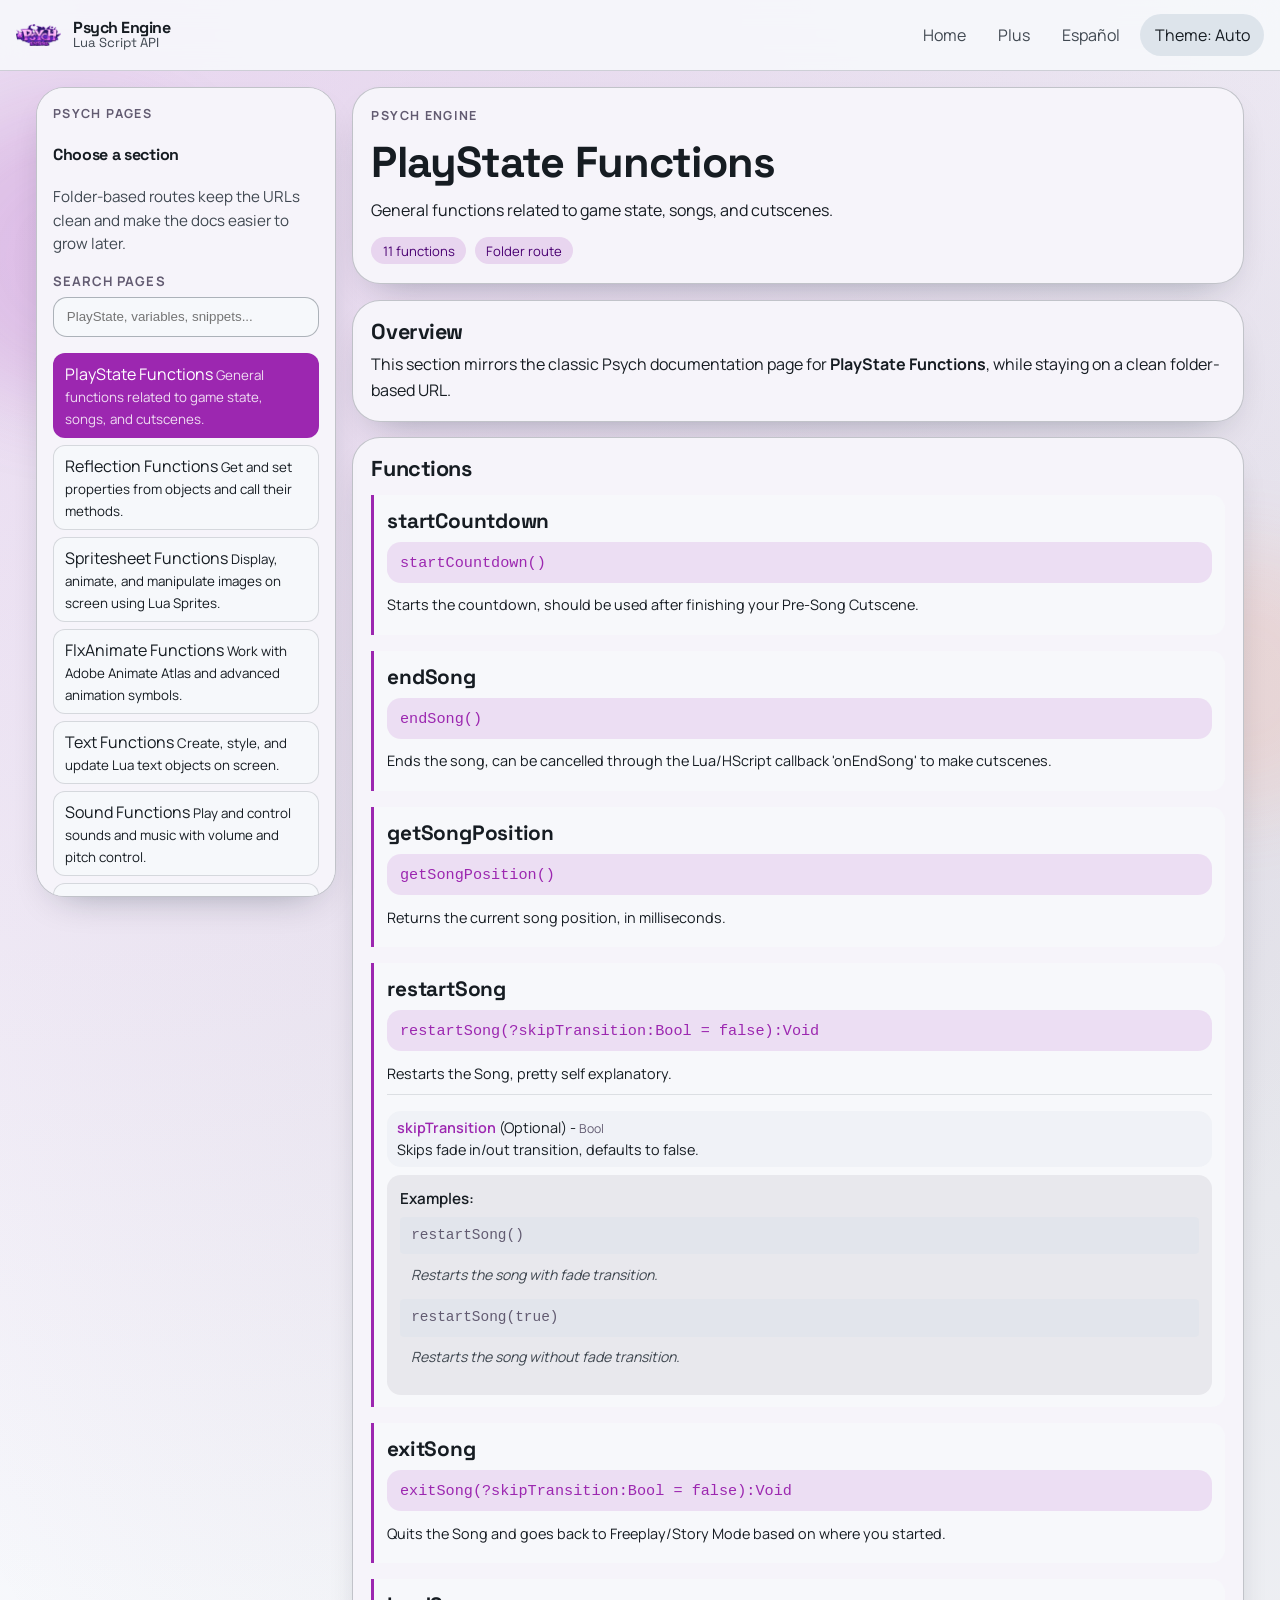
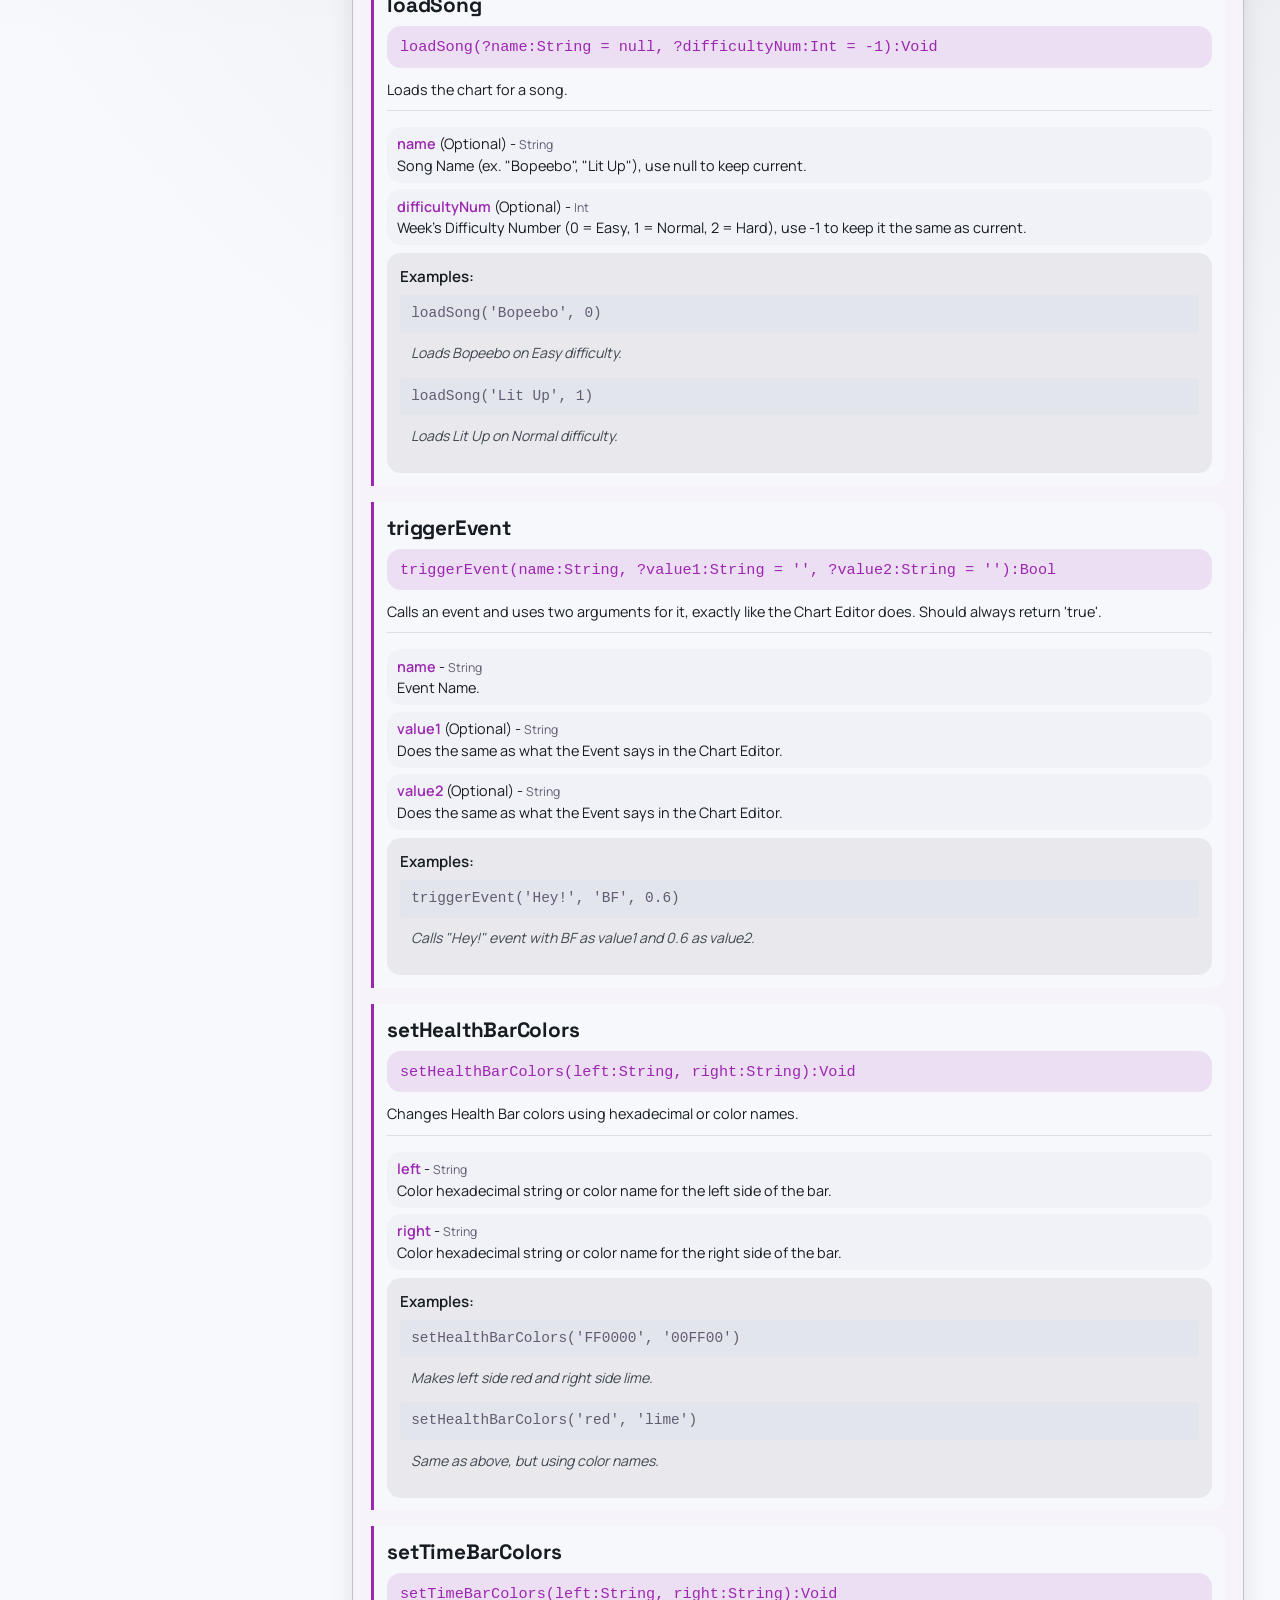
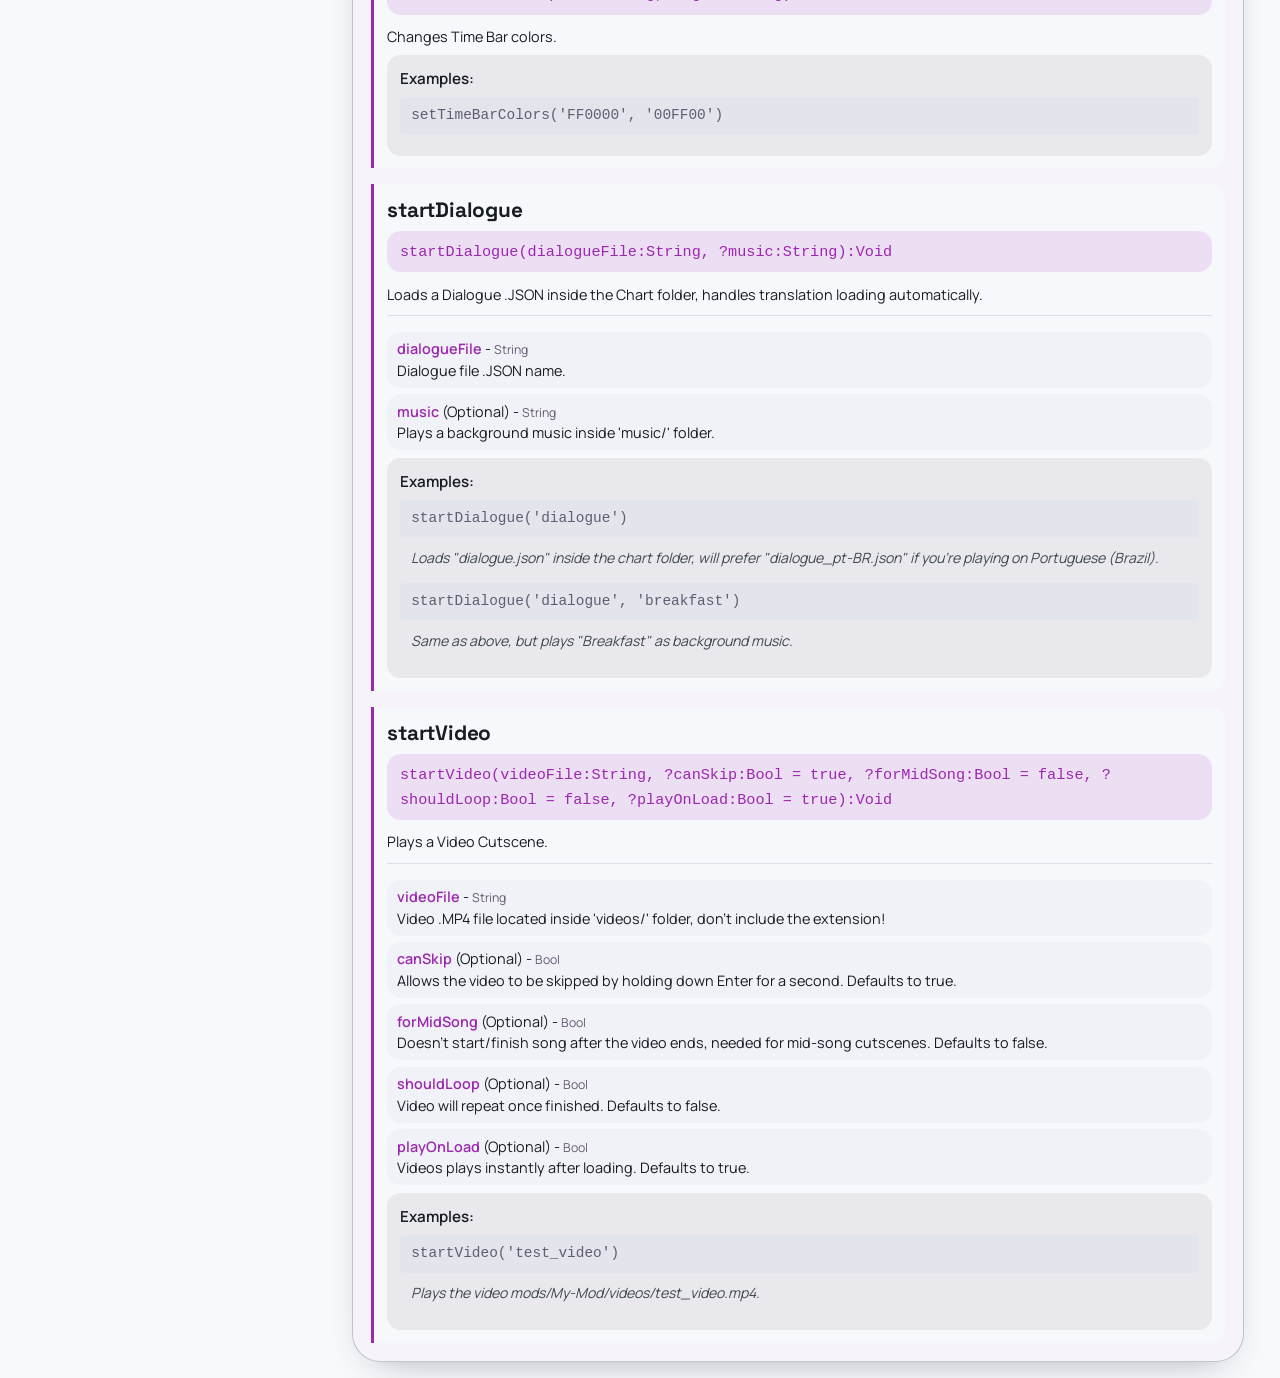
<file: docs/pages/playstate/index.html>
﻿<!doctype html>
<html lang="en" data-theme="auto">
  <head>
    <meta charset="UTF-8" />
    <meta name="viewport" content="width=device-width, initial-scale=1.0" />
    <title>Psych Engine - PlayState Functions</title>
    <meta name="description" content="General functions related to game state, songs, and cutscenes." />
    <link rel="preconnect" href="https://fonts.googleapis.com" />
    <link rel="preconnect" href="https://fonts.gstatic.com" crossorigin />
    <link href="https://fonts.googleapis.com/css2?family=Manrope:wght@400;500;700;800&family=Space+Grotesk:wght@500;700&display=swap" rel="stylesheet" />
    <link rel="icon" href="../../assets/favicon.ico" />
    <link rel="stylesheet" href="../../assets/site.css" />
    <script defer src="../../assets/site.js"></script>
    <script defer src="../../assets/psych.js"></script>
    <script defer src="../../assets/pages.js"></script>
  </head>
  <body class="docs-body psych-page" data-page="playstate" data-lang="en">
    <div class="ambient ambient-a"></div>
    <div class="ambient ambient-b"></div>

    <header class="topbar">
      <a class="brand psych-brand" href="../../index.html">
        <img src="../../assets/logo.png" alt="Psych Engine Logo" class="brand-logo psych-logo" />
        <span class="psych-brand-copy">
          <span class="psych-brand-title">Psych Engine</span>
          <span class="psych-brand-subtitle">Lua Script API</span>
        </span>
      </a>
      <nav class="top-actions">
        <a class="text-link" href="../../index.html">Home</a>
        <a class="text-link" href="../../plus/index.html">Plus</a>
        <button id="themeToggle" class="icon-btn" type="button" aria-label="Toggle theme">Theme</button>
      </nav>
    </header>

    <main class="psych-layout">
      <aside class="card psych-sidebar" aria-label="Page navigation">
        <div class="sidebar-block">
          <p class="eyebrow">Psych Pages</p>
          <h2>Choose a section</h2>
          <p class="sidebar-copy">Folder-based routes keep the URLs clean and make the docs easier to grow later.</p>
        </div>

        <div class="sidebar-search">
          <label for="pageSearch">Search pages</label>
          <input id="pageSearch" class="search-field" type="search" placeholder="PlayState, variables, snippets..." />
        </div>

        <nav id="pageNav" class="section-nav" aria-label="Page list"></nav>
      </aside>

      <section id="pageContent" class="psych-main" aria-live="polite"></section>
    </main>
  </body>
</html>
</file>
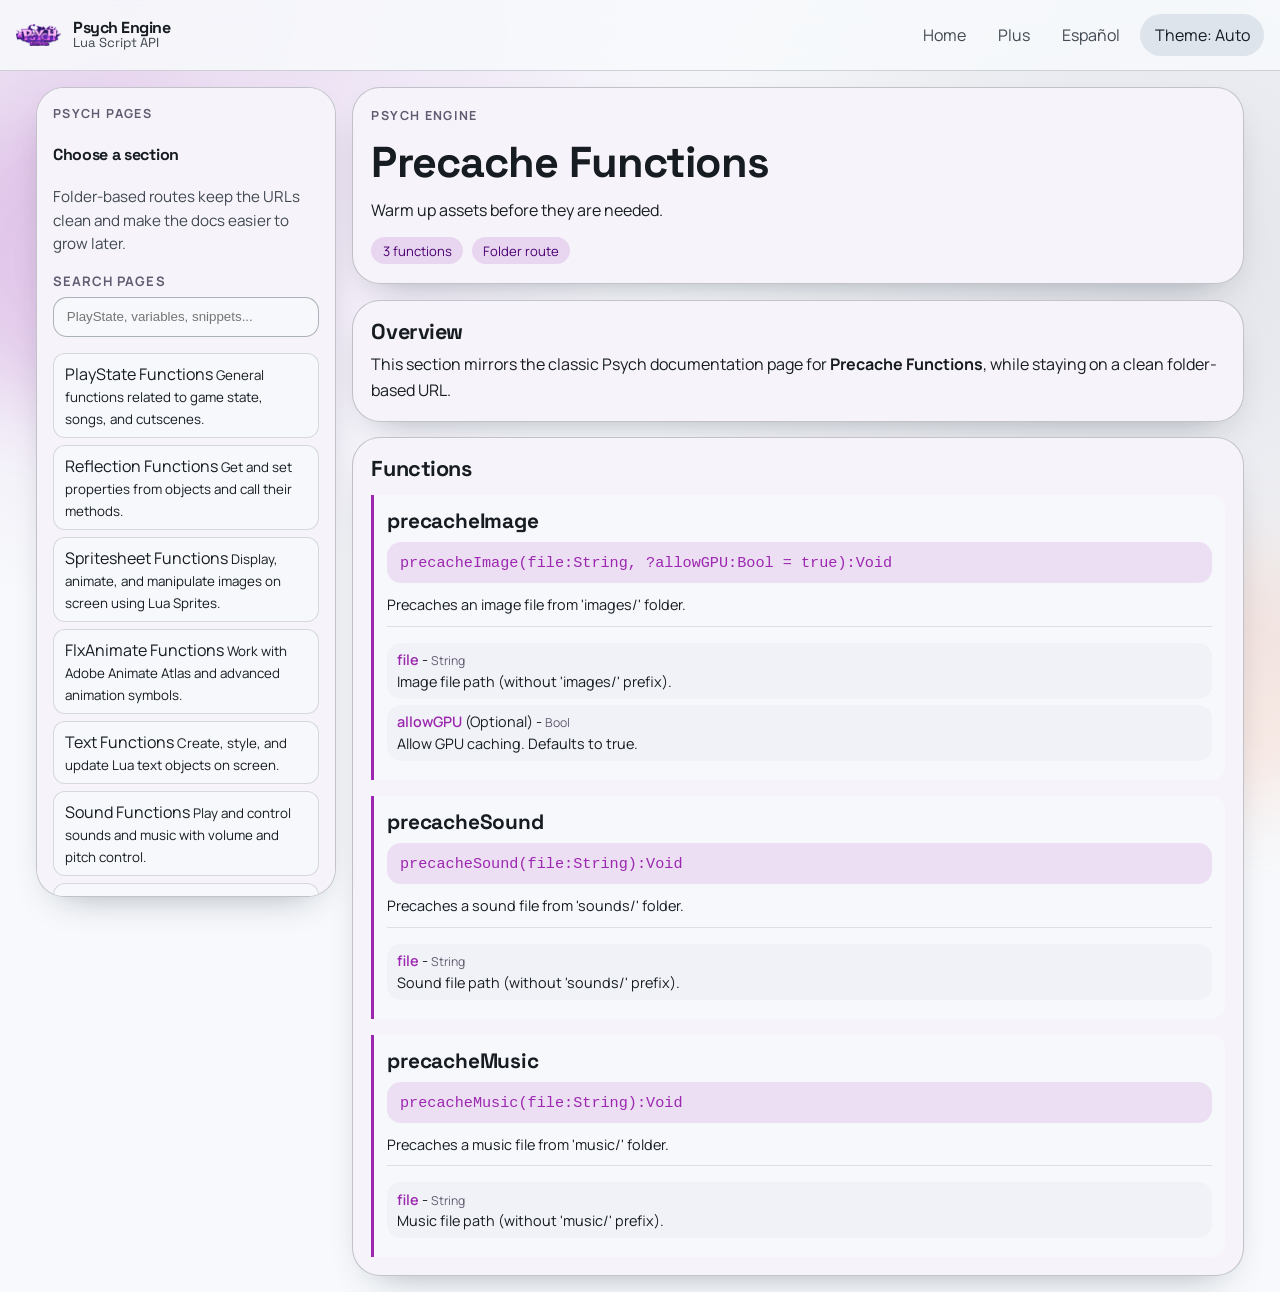
<file: docs/pages/precache/index.html>
﻿<!doctype html>
<html lang="en" data-theme="auto">
  <head>
    <meta charset="UTF-8" />
    <meta name="viewport" content="width=device-width, initial-scale=1.0" />
    <title>Psych Engine - Precache Functions</title>
    <meta name="description" content="" />
    <link rel="preconnect" href="https://fonts.googleapis.com" />
    <link rel="preconnect" href="https://fonts.gstatic.com" crossorigin />
    <link href="https://fonts.googleapis.com/css2?family=Manrope:wght@400;500;700;800&family=Space+Grotesk:wght@500;700&display=swap" rel="stylesheet" />
    <link rel="icon" href="../../assets/favicon.ico" />
    <link rel="stylesheet" href="../../assets/site.css" />
    <script defer src="../../assets/site.js"></script>
    <script defer src="../../assets/psych.js"></script>
    <script defer src="../../assets/pages.js"></script>
  </head>
  <body class="docs-body psych-page" data-page="precache" data-lang="en">
    <div class="ambient ambient-a"></div>
    <div class="ambient ambient-b"></div>

    <header class="topbar">
      <a class="brand psych-brand" href="../../index.html">
        <img src="../../assets/logo.png" alt="Psych Engine Logo" class="brand-logo psych-logo" />
        <span class="psych-brand-copy">
          <span class="psych-brand-title">Psych Engine</span>
          <span class="psych-brand-subtitle">Lua Script API</span>
        </span>
      </a>
      <nav class="top-actions">
        <a class="text-link" href="../../index.html">Home</a>
        <a class="text-link" href="../../plus/index.html">Plus</a>
        <button id="themeToggle" class="icon-btn" type="button" aria-label="Toggle theme">Theme</button>
      </nav>
    </header>

    <main class="psych-layout">
      <aside class="card psych-sidebar" aria-label="Page navigation">
        <div class="sidebar-block">
          <p class="eyebrow">Psych Pages</p>
          <h2>Choose a section</h2>
          <p class="sidebar-copy">Folder-based routes keep the URLs clean and make the docs easier to grow later.</p>
        </div>

        <div class="sidebar-search">
          <label for="pageSearch">Search pages</label>
          <input id="pageSearch" class="search-field" type="search" placeholder="PlayState, variables, snippets..." />
        </div>

        <nav id="pageNav" class="section-nav" aria-label="Page list"></nav>
      </aside>

      <section id="pageContent" class="psych-main" aria-live="polite"></section>
    </main>
  </body>
</html>
</file>
<file: docs/assets/site.css>
:root {
  color-scheme: light dark;

  --font-heading: "Space Grotesk", "Segoe UI", sans-serif;
  --font-body: "Manrope", "Segoe UI", sans-serif;

  --md-primary: #9c27b0;
  --md-on-primary: #ffffff;
  --md-primary-container: #f3e5f5;
  --md-on-primary-container: #4a0072;

  --md-secondary: #625b71;
  --md-surface: #f7f9fc;
  --md-surface-variant: #dde4eb;
  --md-on-surface: #161c22;
  --md-on-surface-variant: #404851;
  --md-outline: #707981;

  --md-shadow: 0 16px 40px -24px rgba(0, 24, 40, 0.45);
  --md-radius-xl: 28px;
  --md-radius-lg: 20px;
  --md-radius-md: 14px;
}

html[data-theme="dark"] {
  --md-primary: #e1bee7;
  --md-on-primary: #3e0051;
  --md-primary-container: #6a0080;
  --md-on-primary-container: #f3e5f5;

  --md-secondary: #c8b6db;
  --md-surface: #0f151b;
  --md-surface-variant: #26313a;
  --md-on-surface: #e9f1f8;
  --md-on-surface-variant: #c0c8d0;
  --md-outline: #88939d;

  --md-shadow: 0 16px 40px -24px rgba(0, 0, 0, 0.75);
}

* {
  box-sizing: border-box;
}

body {
  margin: 0;
  min-height: 100vh;
  font-family: var(--font-body);
  color: var(--md-on-surface);
  background: radial-gradient(circle at 10% 0%, color-mix(in oklab, var(--md-primary) 16%, transparent), transparent 35%),
    radial-gradient(circle at 90% 20%, color-mix(in oklab, var(--md-secondary) 14%, transparent), transparent 35%),
    var(--md-surface);
}

h1,
h2,
h3 {
  font-family: var(--font-heading);
  letter-spacing: -0.02em;
  margin: 0 0 0.5rem;
}

p {
  margin: 0;
  line-height: 1.6;
}

a {
  color: var(--md-primary);
}

.topbar {
  position: sticky;
  top: 0;
  z-index: 50;
  display: flex;
  justify-content: space-between;
  align-items: center;
  padding: 0.9rem 1rem;
  backdrop-filter: blur(12px);
  background: color-mix(in oklab, var(--md-surface) 85%, transparent);
  border-bottom: 1px solid color-mix(in oklab, var(--md-outline) 30%, transparent);
}

.brand {
  display: flex;
  align-items: center;
  gap: 0.6rem;
  text-decoration: none;
  font-family: var(--font-heading);
  font-size: 1.05rem;
  color: var(--md-on-surface);
  max-width: 180px;
  overflow: hidden;
}

.psych-brand {
  max-width: none;
  gap: 0.75rem;
  overflow: visible;
}

.psych-brand-copy {
  display: flex;
  flex-direction: column;
  line-height: 1.05;
}

.psych-brand-title {
  font-size: 1rem;
  font-weight: 800;
  letter-spacing: -0.03em;
}

.psych-brand-subtitle {
  color: var(--md-on-surface-variant);
  font-size: 0.82rem;
}

.brand-logo {
  height: 26px;
  max-height: 26px;
  width: auto;
  max-width: 120px;
  display: block;
  object-fit: contain;
}

.plus-logo {
  max-width: 100px;
}

.psych-logo {
  height: 22px;
  max-height: 22px;
  max-width: 105px;
}

.top-actions {
  display: flex;
  align-items: center;
  gap: 0.5rem;
}

.text-link {
  text-decoration: none;
  color: var(--md-on-surface-variant);
  padding: 0.5rem 0.75rem;
  border-radius: 999px;
}

.text-link:hover {
  background: color-mix(in oklab, var(--md-primary) 10%, transparent);
}

.icon-btn,
.btn {
  border: 0;
  border-radius: 999px;
  font: inherit;
  cursor: pointer;
}

.icon-btn {
  background: var(--md-surface-variant);
  color: var(--md-on-surface);
  padding: 0.6rem 0.9rem;
}

.welcome-body {
  overflow-x: hidden;
}

.ambient {
  position: fixed;
  pointer-events: none;
  border-radius: 999px;
  filter: blur(42px);
  opacity: 0.35;
  z-index: -1;
}

.ambient-a {
  width: 300px;
  height: 300px;
  left: -80px;
  top: 12vh;
  background: color-mix(in oklab, var(--md-primary) 45%, transparent);
}

.ambient-b {
  width: 260px;
  height: 260px;
  right: -90px;
  bottom: 10vh;
  background: color-mix(in oklab, #ff8c5a 40%, transparent);
}

.welcome-main,
.page-main {
  max-width: 960px;
  margin: 0 auto;
  padding: 2.2rem 1rem 1rem;
}

.hero {
  text-align: center;
  padding: clamp(1.6rem, 3vw, 2.4rem);
}

.home-hero {
  display: grid;
  grid-template-columns: minmax(0, 1.2fr) minmax(220px, 0.8fr);
  gap: 1.2rem;
  text-align: left;
  align-items: center;
}

.home-hero .hero-copy {
  display: grid;
  gap: 0.5rem;
}

.home-hero .hero-copy p {
  margin-left: 0;
  margin-right: 0;
}

.home-logo {
  width: min(100%, 340px);
  justify-self: center;
  filter: drop-shadow(0 18px 34px rgba(0, 0, 0, 0.22));
}

.home-grid {
  display: grid;
  grid-template-columns: repeat(12, minmax(0, 1fr));
  gap: 1rem;
  margin-top: 1rem;
}

.home-card {
  padding: 1rem;
}

.home-card.wide {
  grid-column: span 12;
}

.home-card.half {
  grid-column: span 6;
}

.home-card.third {
  grid-column: span 4;
}

.home-card h2 {
  margin-bottom: 0.65rem;
}

.stat-grid {
  display: grid;
  grid-template-columns: repeat(auto-fit, minmax(160px, 1fr));
  gap: 0.75rem;
  margin-top: 0.8rem;
}

.stat-box {
  padding: 0.9rem;
  border-radius: 18px;
  background: color-mix(in oklab, var(--md-surface) 82%, transparent);
  border: 1px solid color-mix(in oklab, var(--md-outline) 18%, transparent);
}

.stat-label {
  color: var(--md-on-surface-variant);
  font-size: 0.85rem;
}

.stat-value {
  margin-top: 0.2rem;
  font-family: var(--font-heading);
  font-size: 1.6rem;
  font-weight: 700;
  letter-spacing: -0.03em;
}

.video-frame {
  width: 100%;
  aspect-ratio: 16 / 9;
  border: 0;
  border-radius: 18px;
  display: block;
  background: #000;
}

.contact-grid {
  display: grid;
  grid-template-columns: repeat(auto-fit, minmax(220px, 1fr));
  gap: 0.75rem;
  margin-top: 0.8rem;
}

.contact-box {
  display: grid;
  gap: 0.45rem;
  padding: 0.9rem;
  border-radius: 18px;
  background: color-mix(in oklab, var(--md-surface) 82%, transparent);
  border: 1px solid color-mix(in oklab, var(--md-outline) 18%, transparent);
}

.contact-box strong {
  font-family: var(--font-heading);
}

.mini-actions {
  display: flex;
  flex-wrap: wrap;
  gap: 0.5rem;
}

.mini-pill {
  display: inline-flex;
  align-items: center;
  min-height: 36px;
  padding: 0.45rem 0.8rem;
  border-radius: 999px;
  text-decoration: none;
  color: var(--md-on-surface);
  background: color-mix(in oklab, var(--md-primary) 10%, transparent);
  border: 1px solid color-mix(in oklab, var(--md-outline) 20%, transparent);
  font-size: 0.92rem;
}

.mini-pill:hover {
  background: color-mix(in oklab, var(--md-primary) 16%, transparent);
}

.eyebrow {
  font-size: 0.78rem;
  text-transform: uppercase;
  letter-spacing: 0.11em;
  color: var(--md-secondary);
  margin-bottom: 0.5rem;
  font-weight: 700;
}

.hero h1 {
  font-size: clamp(1.7rem, 5vw, 2.8rem);
}

.hero p {
  max-width: 62ch;
  margin: 0.5rem auto 0;
}

.card {
  border-radius: var(--md-radius-xl);
  background: color-mix(in oklab, var(--md-surface) 75%, var(--md-primary-container) 25%);
  border: 1px solid color-mix(in oklab, var(--md-outline) 40%, transparent);
  box-shadow: var(--md-shadow);
}

.cta-row {
  margin-top: 1.3rem;
  display: flex;
  flex-wrap: wrap;
  justify-content: center;
  gap: 0.8rem;
}

.btn {
  display: inline-flex;
  align-items: center;
  justify-content: center;
  min-height: 44px;
  padding: 0.65rem 1.15rem;
  text-decoration: none;
  font-weight: 700;
}

.btn-filled {
  background: var(--md-primary);
  color: var(--md-on-primary);
}

.btn-filled:hover {
  filter: brightness(1.07);
}

.btn-outlined {
  color: var(--md-on-surface);
  border: 1px solid color-mix(in oklab, var(--md-outline) 65%, transparent);
  background: color-mix(in oklab, var(--md-surface) 70%, transparent);
}

.footer-note {
  text-align: center;
  color: var(--md-on-surface-variant);
  font-size: 0.9rem;
  padding: 1.5rem 1rem 2rem;
}

.under-wrap {
  display: grid;
  place-items: center;
  min-height: calc(100vh - 85px);
}

.under-card {
  max-width: 650px;
  padding: 1.5rem;
}

.docs-layout {
  display: grid;
  grid-template-columns: 280px minmax(0, 1fr);
  gap: 1rem;
  align-items: start;
  padding: 1rem;
  max-width: 1240px;
  margin: 0 auto;
}

.psych-layout {
  display: grid;
  grid-template-columns: minmax(260px, 300px) minmax(0, 1fr);
  gap: 1rem;
  align-items: start;
  padding: 1rem;
  max-width: 1240px;
  margin: 0 auto;
}

.sidebar {
  position: sticky;
  top: 76px;
  padding: 1rem;
  max-height: calc(100vh - 90px);
  overflow-y: auto;
}

.psych-sidebar {
  position: sticky;
  top: 76px;
  padding: 1rem;
  display: grid;
  gap: 1rem;
  max-height: calc(100vh - 90px);
  overflow-y: auto;
}

.sidebar-block {
  display: grid;
  gap: 0.75rem;
}

.sidebar-block h2 {
  font-size: 1rem;
}

.sidebar-copy {
  color: var(--md-on-surface-variant);
  font-size: 0.95rem;
  line-height: 1.55;
}

.sidebar-search {
  display: grid;
  gap: 0.45rem;
}

.sidebar-search label {
  font-size: 0.82rem;
  text-transform: uppercase;
  letter-spacing: 0.08em;
  color: var(--md-secondary);
  font-weight: 700;
}

.section-nav {
  display: grid;
  gap: 0.4rem;
}

.section-nav a {
  text-decoration: none;
  color: var(--md-on-surface);
  padding: 0.55rem 0.7rem;
  border-radius: 12px;
  background: color-mix(in oklab, var(--md-surface) 80%, transparent);
  border: 1px solid color-mix(in oklab, var(--md-outline) 25%, transparent);
}

.section-nav a:hover {
  background: color-mix(in oklab, var(--md-primary) 12%, transparent);
}

.section-nav a.is-active {
  background: var(--md-primary);
  color: var(--md-on-primary);
  border-color: color-mix(in oklab, var(--md-primary) 70%, transparent);
}

.section-nav a.is-active small {
  color: color-mix(in oklab, var(--md-on-primary) 84%, transparent);
}

.sidebar-footer {
  padding-top: 0.25rem;
  color: var(--md-on-surface-variant);
  font-size: 0.9rem;
  line-height: 1.5;
}

.psych-main {
  display: grid;
  gap: 1rem;
}

.psych-hero {
  display: grid;
  grid-template-columns: minmax(0, 1fr) minmax(180px, 260px);
  gap: 1rem;
  align-items: center;
  padding: 1.25rem;
}

.hero-copy {
  display: grid;
  gap: 0.7rem;
}

.hero-copy h1 {
  font-size: clamp(2rem, 4vw, 3.1rem);
}

.hero-copy p {
  max-width: 66ch;
}

.hero-actions {
  display: flex;
  flex-wrap: wrap;
  gap: 0.7rem;
  margin-top: 0.25rem;
}

.hero-logo {
  width: 100%;
  max-width: 260px;
  justify-self: end;
  filter: drop-shadow(0 18px 22px rgba(0, 0, 0, 0.16));
}

.section-card {
  padding: 1.1rem 1.15rem;
}

.section-card h2 {
  font-size: 1.35rem;
  margin-bottom: 0.45rem;
}

.section-card p + p {
  margin-top: 0.7rem;
}

.psych-list {
  margin: 0.75rem 0 0;
  padding-left: 1.1rem;
  line-height: 1.6;
}

.psych-list li + li {
  margin-top: 0.45rem;
}

.psych-list strong {
  color: var(--md-on-surface);
}

.code-pill {
  display: inline-flex;
  align-items: center;
  padding: 0.18rem 0.48rem;
  border-radius: 999px;
  background: color-mix(in oklab, var(--md-primary) 14%, transparent);
  color: var(--md-primary);
  font-size: 0.85rem;
  font-weight: 700;
  font-family: "Courier New", monospace;
}

.page-links {
  display: grid;
  grid-template-columns: repeat(auto-fit, minmax(230px, 1fr));
  gap: 0.65rem;
  margin-top: 0.8rem;
}

.page-links a {
  display: block;
  padding: 0.8rem 0.9rem;
  border-radius: 14px;
  text-decoration: none;
  color: var(--md-on-surface);
  border: 1px solid color-mix(in oklab, var(--md-outline) 24%, transparent);
  background: color-mix(in oklab, var(--md-surface) 82%, transparent);
}

.page-links a:hover {
  background: color-mix(in oklab, var(--md-primary) 11%, transparent);
}

.page-links small {
  display: block;
  margin-top: 0.2rem;
  color: var(--md-on-surface-variant);
}

.inline-note {
  margin-top: 0.8rem;
  padding: 0.75rem 0.85rem;
  border-radius: 14px;
  background: color-mix(in oklab, var(--md-secondary) 10%, transparent);
  color: var(--md-on-surface-variant);
}

.search-field {
  width: 100%;
  border-radius: var(--md-radius-md);
  border: 1px solid color-mix(in oklab, var(--md-outline) 55%, transparent);
  background: color-mix(in oklab, var(--md-surface) 78%, transparent);
  color: var(--md-on-surface);
  padding: 0.72rem 0.8rem;
}

.sidebar h2 {
  font-size: 1rem;
}

.sidebar input {
  width: 100%;
  margin-top: 0.6rem;
  border-radius: var(--md-radius-md);
  border: 1px solid color-mix(in oklab, var(--md-outline) 55%, transparent);
  background: color-mix(in oklab, var(--md-surface) 78%, transparent);
  color: var(--md-on-surface);
  padding: 0.7rem;
}

.sidebar-caption {
  margin: 0.7rem 0;
  color: var(--md-on-surface-variant);
  font-size: 0.9rem;
}

.category-nav {
  display: flex;
  flex-direction: column;
  gap: 0.35rem;
}

.category-nav a {
  text-decoration: none;
  color: var(--md-on-surface);
  padding: 0.45rem 0.55rem;
  border-radius: 10px;
  font-size: 0.92rem;
}

.category-nav a:hover {
  background: color-mix(in oklab, var(--md-primary) 10%, transparent);
}

.docs-content {
  display: flex;
  flex-direction: column;
  gap: 0.9rem;
}

.intro-card,
.function-group {
  padding: 1rem;
}

.chip-row {
  display: flex;
  flex-wrap: wrap;
  gap: 0.5rem;
  margin-top: 0.8rem;
}

.chip {
  display: inline-flex;
  align-items: center;
  padding: 0.3rem 0.7rem;
  border-radius: 999px;
  font-size: 0.82rem;
  background: var(--md-primary-container);
  color: var(--md-on-primary-container);
}

.plain-list {
  margin: 0.35rem 0 0;
  padding-left: 1.1rem;
  line-height: 1.6;
}

.function-sections {
  display: grid;
  gap: 0.9rem;
}

.function-group h3 {
  margin-bottom: 0.25rem;
}

.function-group p {
  color: var(--md-on-surface-variant);
  margin-bottom: 0.7rem;
}

.function-list {
  display: flex;
  flex-direction: column;
  gap: 1rem;
  margin-top: 0.8rem;
}

.function-item {
  padding: 0.8rem;
  border-left: 3px solid var(--md-primary);
  border-radius: 0 var(--md-radius-md) var(--md-radius-md) 0;
  background: color-mix(in oklab, var(--md-surface) 85%, transparent);
}

.function-item h4 {
  margin: 0 0 0.4rem 0;
  font-size: 0.95rem;
  color: var(--md-on-surface);
  font-weight: 600;
  letter-spacing: -0.01em;
}

.function-item h2 {
  margin: 0 0 0.5rem 0;
  font-size: 1.3rem;
  color: var(--md-on-surface);
  font-weight: 700;
  letter-spacing: -0.01em;
}

.function-sig {
  margin: 0.3rem 0;
  padding: 0.5rem 0.8rem;
  background: color-mix(in oklab, var(--md-primary) 12%, transparent);
  border-radius: var(--md-radius-md);
  font-size: 0.95rem;
  line-height: 1.6;
  overflow-x: auto;
}

.function-sig code {
  color: var(--md-primary);
  font-family: 'Courier New', monospace;
  font-size: 1em;
}

.function-params {
  margin: 0.6rem 0 0 0;
  padding: 0.6rem 0 0 0;
  border-top: 1px solid color-mix(in oklab, var(--md-outline) 20%, transparent);
  list-style: none;
}

.function-params li {
  margin: 0.4rem 0;
  padding: 0.4rem 0.6rem;
  background: color-mix(in oklab, var(--md-surface-variant) 30%, transparent);
  border-radius: var(--md-radius-md);
  font-size: 0.9rem;
  line-height: 1.5;
}

.function-params strong {
  color: var(--md-primary);
  font-weight: 600;
}

.function-params em {
  color: var(--md-secondary);
  font-style: normal;
  font-size: 0.85em;
}

.function-desc {
  margin: 0.4rem 0;
  color: var(--md-on-surface);
  font-size: 0.9rem;
  line-height: 1.5;
}

.function-examples {
  margin: 0.5rem 0 0 0;
  padding: 0.8rem;
  background: color-mix(in oklab, var(--md-secondary) 10%, transparent);
  border-radius: var(--md-radius-md);
  font-size: 0.95rem;
}

.function-examples strong {
  color: var(--md-on-surface);
  font-weight: 600;
  display: block;
  margin-bottom: 0.5rem;
}

.function-examples code {
  display: block;
  padding: 0.5rem 0.7rem;
  margin: 0.3rem 0;
  background: color-mix(in oklab, var(--md-surface-variant) 50%, transparent);
  border-radius: 4px;
  color: var(--md-secondary);
  font-family: 'Courier New', monospace;
  font-size: 0.95em;
  line-height: 1.5;
}

.page-route-hero {
  padding: 1.15rem;
}

.page-route-hero h1 {
  font-size: clamp(1.9rem, 4vw, 2.7rem);
}

.page-route-meta {
  display: flex;
  flex-wrap: wrap;
  gap: 0.55rem;
  margin-top: 0.8rem;
}

.page-route-meta .chip {
  background: color-mix(in oklab, var(--md-primary) 15%, transparent);
}

.page-route-content {
  display: grid;
  gap: 0.9rem;
}

.page-empty {
  padding: 1rem;
  color: var(--md-on-surface-variant);
}

.example-item {
  margin: 0.5rem 0;
}

.example-item code {
  display: block;
  padding: 0.5rem 0.7rem;
  background: color-mix(in oklab, var(--md-surface-variant) 50%, transparent);
  border-radius: 4px;
  color: var(--md-secondary);
  font-family: 'Courier New', monospace;
  font-size: 0.95em;
  margin-bottom: 0.3rem;
}

.example-item p {
  margin: 0;
  padding: 0.3rem 0.7rem;
  color: var(--md-on-surface-variant);
  font-size: 0.88rem;
  font-style: italic;
}

.function-tags {
  display: flex;
  flex-wrap: wrap;
  gap: 0.5rem;
}

.tag {
  font-size: 0.83rem;
  padding: 0.34rem 0.58rem;
  border-radius: 999px;
  border: 1px solid color-mix(in oklab, var(--md-outline) 55%, transparent);
  background: color-mix(in oklab, var(--md-surface) 82%, transparent);
}

.sr-only {
  position: absolute;
  width: 1px;
  height: 1px;
  padding: 0;
  margin: -1px;
  overflow: hidden;
  clip: rect(0, 0, 0, 0);
  white-space: nowrap;
  border: 0;
}

@media (max-width: 980px) {
  .docs-layout {
    grid-template-columns: 1fr;
  }

  .psych-layout {
    grid-template-columns: 1fr;
  }

  .home-hero {
    grid-template-columns: 1fr;
  }

  .home-card.half,
  .home-card.third {
    grid-column: span 12;
  }

  .sidebar {
    position: static;
    max-height: none;
  }

  .psych-sidebar {
    position: static;
    max-height: none;
  }

  .psych-hero {
    grid-template-columns: 1fr;
  }

  .hero-logo {
    justify-self: start;
    max-width: 220px;
  }
}
</file>
